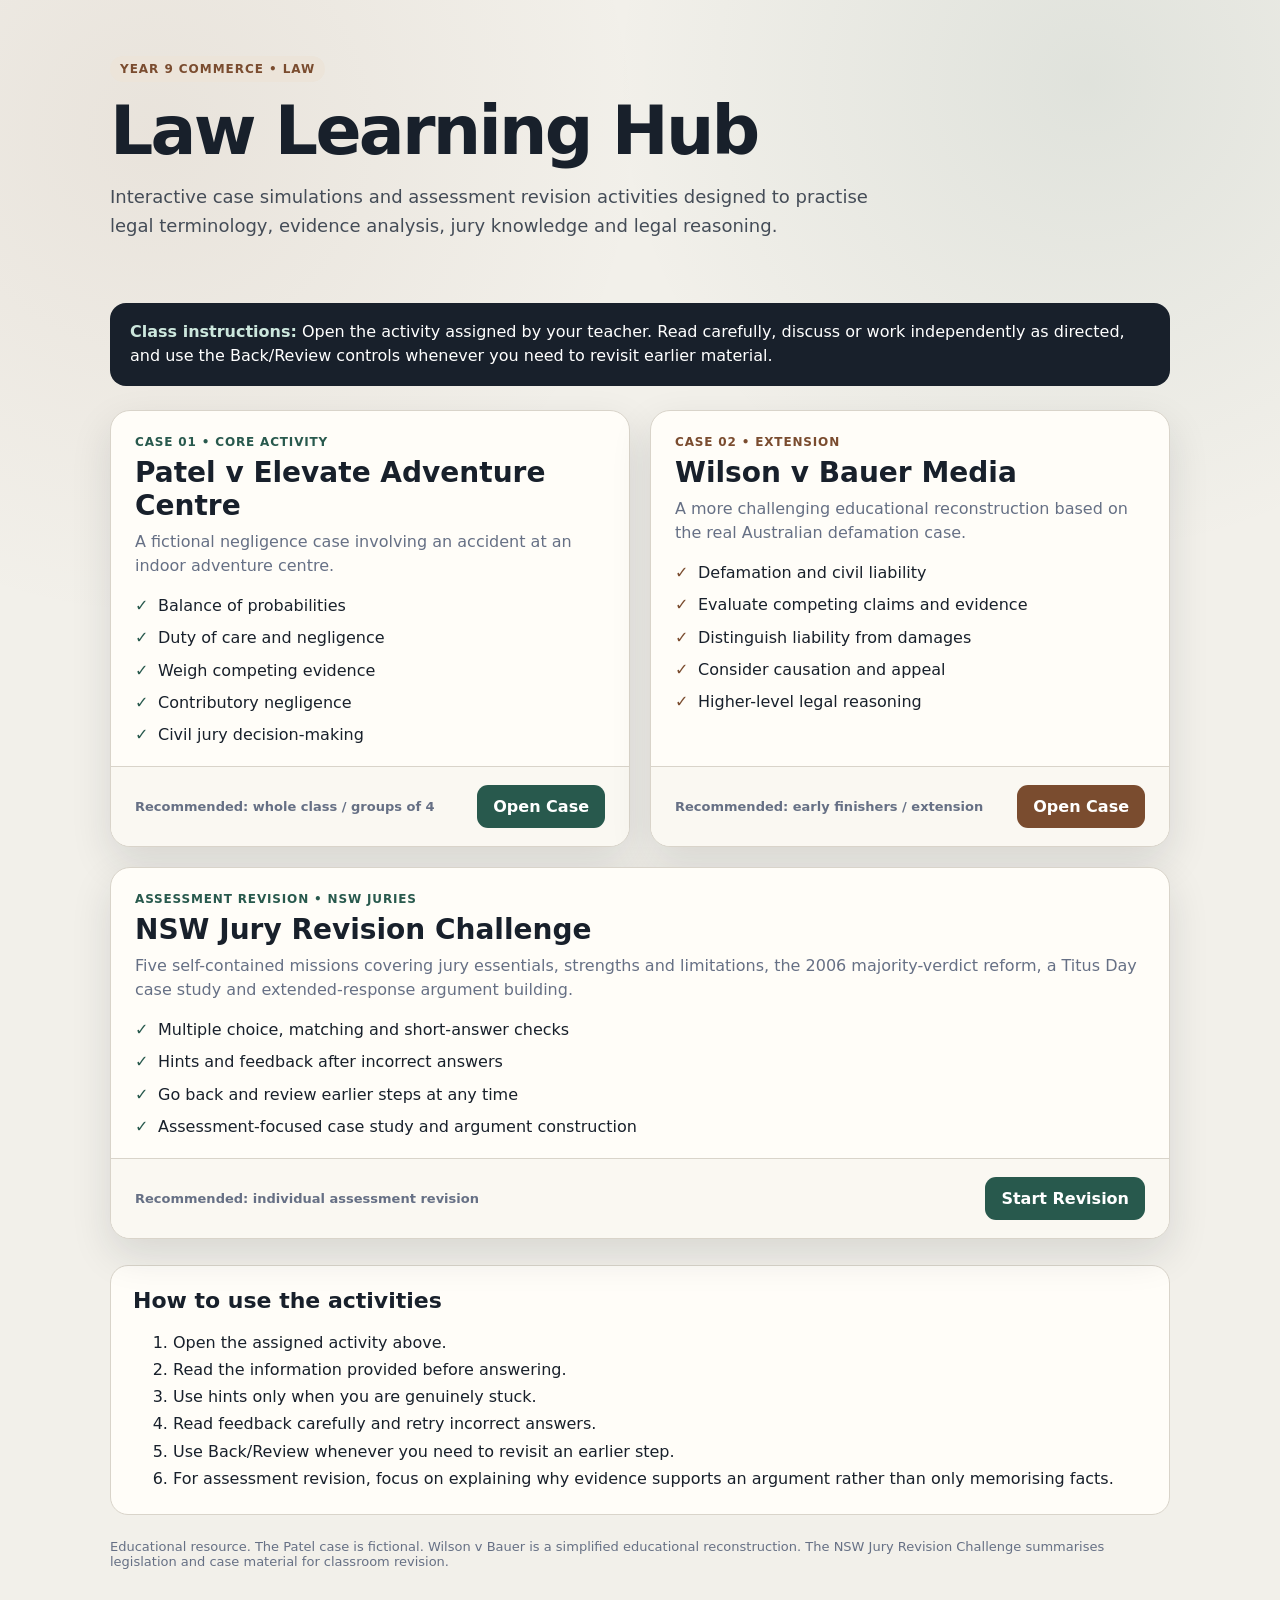
<file: index.html>
<!DOCTYPE html>
<html lang="en">
<head>
<meta charset="utf-8">
<meta name="viewport" content="width=device-width, initial-scale=1">
<title>Year 9 Commerce | Law Learning Hub</title>
<style>
:root{--bg:#f2f0ea;--paper:#fffdf8;--ink:#18202b;--muted:#667085;--line:#d9d4ca;--green:#28594d;--brown:#7a4c2f;--shadow:0 16px 40px rgba(24,32,43,.12)}
*{box-sizing:border-box}body{margin:0;font-family:Inter,system-ui,-apple-system,Segoe UI,Roboto,Arial,sans-serif;color:var(--ink);background:radial-gradient(circle at 12% 8%,rgba(122,76,47,.08),transparent 26%),radial-gradient(circle at 85% 5%,rgba(40,89,77,.09),transparent 25%),var(--bg)}
header{max-width:1100px;margin:auto;padding:56px 20px 24px}.eyebrow{display:inline-block;padding:6px 10px;border-radius:999px;background:#ece4d9;color:var(--brown);font-weight:800;font-size:12px;letter-spacing:.08em;text-transform:uppercase}h1{font-size:clamp(38px,6vw,68px);line-height:1;margin:15px 0 14px;letter-spacing:-.04em}header p{font-size:18px;line-height:1.6;max-width:760px;color:#444c57}
main{max-width:1100px;margin:auto;padding:10px 20px 64px}.notice{background:#18202b;color:white;border-radius:16px;padding:17px 20px;margin:10px 0 24px;line-height:1.55}.notice strong{color:#cce7dd}
.cards{display:grid;grid-template-columns:1fr 1fr;gap:20px}.card{background:var(--paper);border:1px solid var(--line);border-radius:20px;box-shadow:var(--shadow);overflow:hidden;display:flex;flex-direction:column}.top{padding:24px 24px 16px}.tag{font-size:12px;text-transform:uppercase;letter-spacing:.07em;font-weight:900;color:var(--green)}.extension .tag{color:var(--brown)}h2{font-size:28px;margin:7px 0 8px}.subtitle{color:var(--muted);line-height:1.5}.features{padding:0 24px 20px;margin:0;display:grid;gap:9px;list-style:none}.features li{padding-left:23px;position:relative;line-height:1.45}.features li:before{content:'✓';position:absolute;left:0;font-weight:900;color:var(--green)}.extension .features li:before{color:var(--brown)}.bottom{margin-top:auto;border-top:1px solid var(--line);padding:18px 24px;display:flex;justify-content:space-between;align-items:center;gap:12px;background:#faf8f2}.level{font-size:13px;color:var(--muted);font-weight:700}.btn{display:inline-block;text-decoration:none;color:white;background:var(--green);padding:12px 16px;border-radius:11px;font-weight:850}.extension .btn{background:var(--brown)}
.instructions{margin-top:26px;background:var(--paper);border:1px solid var(--line);border-radius:18px;padding:22px}.instructions h3{margin:0 0 8px;font-size:22px}.instructions ol{line-height:1.7;margin-bottom:0}.small{font-size:13px;color:var(--muted);margin-top:24px}
@media(max-width:760px){.cards{grid-template-columns:1fr}header{padding-top:34px}.bottom{align-items:flex-start;flex-direction:column}}
</style>
</head>
<body>
<header>
  <span class="eyebrow">Year 9 Commerce • Law</span>
  <h1>Law Learning Hub</h1>
  <p>Interactive case simulations and assessment revision activities designed to practise legal terminology, evidence analysis, jury knowledge and legal reasoning.</p>
</header>
<main>
  <div class="notice"><strong>Class instructions:</strong> Open the activity assigned by your teacher. Read carefully, discuss or work independently as directed, and use the Back/Review controls whenever you need to revisit earlier material.</div>
  <section class="cards">
    <article class="card">
      <div class="top">
        <div class="tag">Case 01 • Core Activity</div>
        <h2>Patel v Elevate Adventure Centre</h2>
        <div class="subtitle">A fictional negligence case involving an accident at an indoor adventure centre.</div>
      </div>
      <ul class="features">
        <li>Balance of probabilities</li>
        <li>Duty of care and negligence</li>
        <li>Weigh competing evidence</li>
        <li>Contributory negligence</li>
        <li>Civil jury decision-making</li>
      </ul>
      <div class="bottom"><div class="level">Recommended: whole class / groups of 4</div><a class="btn" href="patel-v-elevate.html">Open Case</a></div>
    </article>
    <article class="card extension">
      <div class="top">
        <div class="tag">Case 02 • Extension</div>
        <h2>Wilson v Bauer Media</h2>
        <div class="subtitle">A more challenging educational reconstruction based on the real Australian defamation case.</div>
      </div>
      <ul class="features">
        <li>Defamation and civil liability</li>
        <li>Evaluate competing claims and evidence</li>
        <li>Distinguish liability from damages</li>
        <li>Consider causation and appeal</li>
        <li>Higher-level legal reasoning</li>
      </ul>
      <div class="bottom"><div class="level">Recommended: early finishers / extension</div><a class="btn" href="wilson-v-bauer.html">Open Case</a></div>
    </article>
    <article class="card" style="grid-column:1/-1">
      <div class="top">
        <div class="tag">Assessment Revision • NSW Juries</div>
        <h2>NSW Jury Revision Challenge</h2>
        <div class="subtitle">Five self-contained missions covering jury essentials, strengths and limitations, the 2006 majority-verdict reform, a Titus Day case study and extended-response argument building.</div>
      </div>
      <ul class="features">
        <li>Multiple choice, matching and short-answer checks</li>
        <li>Hints and feedback after incorrect answers</li>
        <li>Go back and review earlier steps at any time</li>
        <li>Assessment-focused case study and argument construction</li>
      </ul>
      <div class="bottom"><div class="level">Recommended: individual assessment revision</div><a class="btn" href="jury-revision.html">Start Revision</a></div>
    </article>
  </section>
  <section class="instructions">
    <h3>How to use the activities</h3>
    <ol>
      <li>Open the assigned activity above.</li>
      <li>Read the information provided before answering.</li>
      <li>Use hints only when you are genuinely stuck.</li>
      <li>Read feedback carefully and retry incorrect answers.</li>
      <li>Use Back/Review whenever you need to revisit an earlier step.</li>
      <li>For assessment revision, focus on explaining why evidence supports an argument rather than only memorising facts.</li>
    </ol>
  </section>
  <p class="small">Educational resource. The Patel case is fictional. Wilson v Bauer is a simplified educational reconstruction. The NSW Jury Revision Challenge summarises legislation and case material for classroom revision.</p>
</main>
</body>
</html>
</file>
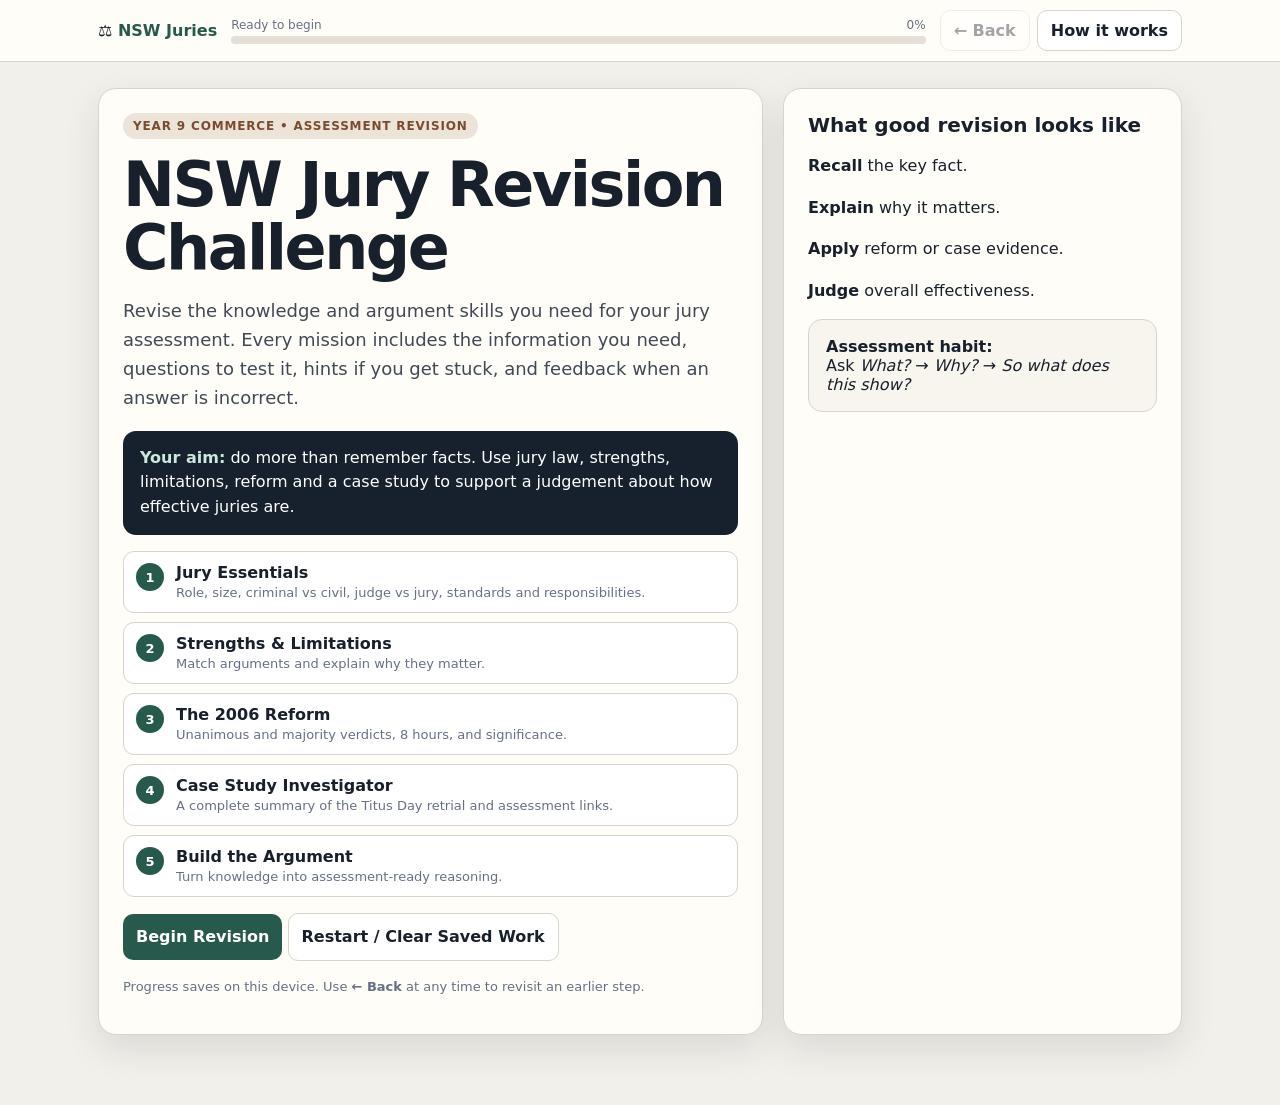
<file: jury-revision.html>
<!DOCTYPE html>
<html lang="en">
<head><meta charset="utf-8"><meta name="viewport" content="width=device-width,initial-scale=1"><title>NSW Jury Revision Challenge</title><style>body{margin:0;font-family:system-ui,-apple-system,Segoe UI,Roboto,Arial,sans-serif;background:#f2f0ea;color:#18202b;display:grid;min-height:100vh;place-items:center}.box{max-width:620px;margin:24px;padding:28px;background:#fffdf8;border:1px solid #d9d4ca;border-radius:18px;box-shadow:0 14px 36px rgba(24,32,43,.11)}h1{margin-top:0}.bar{height:8px;background:#e5e0d7;border-radius:99px;overflow:hidden}.bar div{height:100%;width:45%;background:#28594d;animation:pulse 1.2s ease-in-out infinite alternate}@keyframes pulse{to{width:85%}}.err{color:#9d2b2b}</style></head>
<body><div class="box"><h1>Loading NSW Jury Revision Challenge…</h1><p>The revision activity is being prepared in your browser.</p><div class="bar"><div></div></div><p id="status"></p></div>
<script>
(async()=>{const b64=`H4sIAJRDlmoC/9V92ZIbx5rePZ+iDjjnABgC1UAvbBJoNN2kKJEabRZ5zFBwGGYBlWgUu1AF1dJNCEKEbjxXczExnvCFww6HfeEH0xP4EfwvuVYV0CSlo4gJKUiillz+/JfvXzLr7E+fffvk5Q/fPfUWxTI+v3OGf3lxkFxOWiJp4QURhPDXUhSBN1sEWS6KSass5v0HrXO+mgRLMWldR+JmlWZFy5ulSSESeOomCovFJBTX0Uz06UcvSqIiCuJ+PgtiMRliB0VUxOL8mxevvC/LLBK597N3keciz5fQiPc9vJ1HaeI9WQRxLJJLcXbAb9w5y4s1/j3K0rTY9PvTy9Hd+eF8IIJxv78KViKD3/N5OH8Av6PkanR3+OBwcDiFX8uyEOHo7v37p4MHJ/A7jhIxuhs+DI9n+PJlJkQyunv44OThcQi/83RejO4KMb8/P4Sf0yy9gdunwfHscA6/M2zrYXg4pbbzRRCmN6OBNzxevfeO7sMf2eU06Bwe944Oe8dHPX847G7/fjNN3/fz6KcouRxN0ywUWR+ubKdpuN4sg+wySkaD8RxI2Z8Hyyhej54DVbNevs4LseyXUa8frFax6POF3gtxmQrvr89736fTtEh7FxmQuZcHSd7PRRbNx9NgdnWZpWUSjq6DrIPk6o5naZxm8jdQqLudlkWRJrBMq7LoFeJ9EWQi6OUiFrNig6MZRckC2iu2fpGuNqs0h/VMk1FeRLOr9Riuwah/grZC8X50OLB7ZSKcnPQOT456h8cPev7D+92xnjr0uxwNgVh5Gkehx2PCdelSV1ECVHnPXDQaDg8Hq/djSaagLNLxKghDJOUQbnjDB3A3jPJVHKxH81i8H18GqxGuxziIo8ukHwHJ8tFMIEm3/jQLkpBm178R0eWiGD0cDMY3C3iqn6+CmRgl6U0WrOSTHlxLNjbpiF9gnKssvcQHN9jnaMgX4mAq4o0zmncl0Gu+7ktJGVEn/akobqAdXnTgDDEaHsKI7Y6Ib7ty4opoMC3uabPg0ePsLcLfFSdiEJ4qUmdBGJX56OFDeCq9Ftk8Bm5dRGEoEm7mPIyuVVPDweDPYyb6oM5CPO9xAVSRfOAfnuRbP5jhj3xTW4JTHOq0SDY8FmzTGRSuXmUpj9zJGF6VhEERH9tr9+BkMJ6VWQ73VmkkV7hI/FwAucMgW29s2uDbVSmQg9rFjdgYzXyzgyD0yAgmH0xjEW5SWN2oWI/8YzWuJC36oM3SGxFul8GHsvbhfcna3ukA6ZjPaBCKyEmaCHWRVuBa6HvTOJ1dbf1ZkIX1QZOq3D/p6jIRh6H+Yl3HT/[base64]/D0cHgY2qJY4ZQjW6BPcJ1AB1Qmf3Ki2vbyIkuTS6lc785m4jQMt/4yyhEDxFFeVFgJ+OShnl4fzc/wPrKNfMPmHGMHDu0xIb/TlY/h/2GFr2DiMIVyuVnCKFiQD5GAcoqHD2q8eQJ61ZkK/AtsgG2YdurbHYoP+dRawCOiAxqMTYMJqT3IBFuC8WrS2mP80UfbNsI/KhYImQW0yyJabT6CinXxxBmphTlVMr1HMh/AjOtz45H4oGszoOMuJa0GU7fjFn1lUyGo1no7iApdCKXer1gfIGZaFh+iBIF9wBR0Br3hPOt6RwOcP7EsETiPQlHnf6IKwxqNJwC2Ffz876byjyuCDFghiuP9ehnl/cHtavkWcu5Xzai5gixxjfqD+YmYf/r0To3GZMUrO/HKWGHzB6SPB+qdfizARTg8bNRtV2KNq/VBVhBM4FAaQFLl+DJY2hpm+Zi5OaCqYYhb/8dS5AjZNrYitVaOfkNXYZAvhNuXIoB6BRoj/8y2QI0W1RnDUVWjoKHz05WLI22dr+5uJG5CoEoGmURhhOsx/i1EG1aIxki0BhXtaZ02IE8epH9DZs1ROXfDB8EwGFYHeTQ/0m/NUlBh4Hi57z0Us9PpQxfXzIHlj7f+XIgQrzug0LGOhzVxdGd6hDM9buIR1bafLyyrKpGlvjkNwiqvHoLTXKP8XXF/[base64]/X+akbUaoOjH72Y4aPGAi8q4+FAIkImVCIrOCQl8xcNhEgxUk5vf08DZ1lOtJXfjTSsc5TqXgATjoALATudHImhQr+E8HE5P9zqJ91WLHq6Ey7x5WmYzkdsw5dDiEO0AVnFLnRi3B9lqHrLs3AukP6Uiof9hKcIo6JgYzoMTGFN3Q6GPnkL/O1lR4vq9rOrw0C1PKrS5u8P6iO8f8oj3j8Qo9p4jcnteWECD/XxZCVJ9yGS22ztnBxzhPzugJMQZxsZlRkJk3iwO8nzSgiVunZ8Bq1gXosS9RGHb1vmv//2/eWcYvLWyDdAHXjg7gMedd1Qst1W7SjoWLuOLXhTyRZhS/hIEqHX+PQxv7RWpNxXAo6r92sPfzeDZwZ/39i/7tl97HGQt9bT9p/WmjL7CYxzNp/dROh8XSUuTpEg8HRFteWkyi6PZ1aR1mT6GJzvdlqfil+e//tO/eHjx7IDb0+02NeXJFbeaRIv1TMQraPT8WXrjRYV3k2ZXuWnPmQ4vL6acgijBLI+g+dAsIrRdeg4c6/Q41umuE4qeewUdYbVo8pKMLbbOfwDnznvoPUmXSwEi7v36y/9pykGptVoMFQOtG/NTcP9spTrBuBoyBTwmvGIhvKskvYGLl8LDXAIospI6ya/Anc490BVeApDYA/HCH5n3DrsJ9Gh87ynAkbUnAzZeBGQuQ1BL2HaUYCQyIHqplnqe8u5y5MoC/g1L0PMQvuZeNKcHLwWMoChnVz0alQLl3s0CCYz/5zcgc1GO/bFX4p8drBwKcwgPaUxBvPMfcPRBtByhHNMVL0y9JagNGCu0mYmlWE6h1TmsYO57fwUC0WTj4KaHkUCgZrHIe14cLaOCJgU/[base64]/vXJEiiZVryOJfBuxSM/NoDoQsj4NOe9wDYCbx8lpQc4FI0B+cgmYnfNvjjpsE/QQZ/QQz+PLlGMb4MijS7dRIX3iwFmyoKEI9yuUTFnM5JRbyMCpjaZ8EaOKbAJDGLktF2gHuufiP3nDRN5XEZxSEN4UJywq2zeFlmiaUvQWGl1kj7GVla+DNPE0B/jWPmP1dNNovCi7adwqipVuNorR6jBbfUv7RX3j4DaDUIIllr8nu+5h14TzCk6L0IrkHZvwJ7aJnDlWU/JCm+k/[base64]/Ir70wsiU6Pzg7gX96v//Sv8tK6cuVFCrMEeoYp2W5YS8RJ/FADBx9IGFQBRD+W0U8VPGSBRimlXwOKrQjukoBtba3ZV2kETqpNGSGogNAAPQc9jiiswDGViahYVGbtJ5yoUYhGtrg4ou7wza/5BnaJPGYrCsxB2FA8B3AivkGtNJDawJtHWY5p2rVHYRKwpoxfdiJva7DQ3TcIxiSyeCSZvGoxgOsYTQFuWDNmQlAFAAOAVVKCIwmXCV4xg32Y+ijSy8tYPIOGUXH8v//1r//be4FABrsyykKty2WcToMYn9ZrjQ+2dqpwd5oax2ZlLBqnSb3gXXZzLGVxQKt/C6eyz5c3M+sHYHQ9QGXYNBo/[base64]/7agctzJWKEXMhBV5tJPzIxscPjWWrPAWwBhQRkUxSofHRzEgGnymNbNB6fOv0yv/aA8wHke3CzAATnAEtAD8iRn4kBm0Q/AaveHD09P+4Phg5YHI7/EOtD/PAVGuGqxo3MBa4iPeB3wjoH6wTlBy9oIbm5u/GA68xNRYM+JuMkPcMH6g9P+8D5Wd5Z5PwzWfWQHkfWXQRJcwt+X5bqfi2kAIDjAXHeZFX20+H3JQAfDwcnJ0fGD+/frA7x4/ASohDocgCKjJ/QKDk/q3IMDByc7LGdEJGAnjaBBu/u7rPKBCleA47Yqzu/AUhiOySev72woLTpqVZzCVg916qj1D0KsaFQZrAGAAbEKsqAQI7rGnl8Yod0i8Acu8ljegdZYjeXsSEtvsADszEEBSR6/1UOUl49wKOsVdIlr3OrZwxJ6WCNWijocAdoRgXirh9wxetuEkcr4/[base64]/8DR1xG6DeA9MOKMCNhV2ZYT9Ry4ZhGuulL8NpARx8AJQD70w/d7thbZUDEWUlGflkCv8OFa8HP6SamYp0SS6KfhiFFwLzltGhYK6YitDEDlgNBzc04ANugi42kgfvTQIU5rMGoNSaiLgNFWCJlCRMz9EV6xBG3QXiNOITei1itmjFdGEbm1UK8rkaFRNEsgqKDa2PTHcY7F0koMt97wbdR/0S5kep2ThJvOvySeIvJqWaAy6+WHuYvqKsQ2ZgYmCMV+AIOCO1PCbIEXUSZl97AIMqC8Dm+GGQYi6GoGI4hmM3IjIAQkvaT4zhAYa6hGplaaFUvTtP3xjopRnJco28UkYyowtUvGpgLLj/exTAN43G7pvXvEACnxcKpdZsHcmyN4yvNCweaW0BxA7/QcHaynrEEb7c9pVWXsx+1UiWPWa422gdaamxIcVtiK0pagEetnix7Gb1+3fqMGQDfV+zV6s1BP4tey2UozYY1zmq96emGgDRwP6OHbOFF9UayG/I6wAyyEvp4ImO9pG5oyGjXoKUsd/TRbqODnb8CnCeQxQIAr6FnQRA9me8wEBEQOl4i2MLoZgF+h7J0Uc6TLLQpcKYnIwhK9VGg23C37uWltqU71KGZp9LK2Iyxq2Zab3roXo2gySi5kgJFJhMsG2lhBGbabFGizDLlSG+pr0WoRu23LC7CmCksrWWf8b2U/RxgElit5Qr65+CqCOAPJwS8VjSQ7i5NCLFIH+mbARrgtP1rTTxtOPbYi1aPB2LxVC4lF8dm5LjC2kQE4m9qAdAxNqCFMQR/LoMnJb0Vq0uyActdRzNmF6v7Jw4nmjXSPEkeHRImUOumO3/Tmy3SCED06LVsUQ+Ll/UrSQY9lAmvnO99XmUGupWt966etq5AJNJSzSs4F8D0maguHTYq1Y+0jPby7VCXMCPVK5FrlxrD53BE7opoPV1tpqZAZY7IMZ9Omw1avtpokwLW5to0Zq+aft90xSunSY2cDINh9lhElwuKc3LORFIhnTurZmnuC56dxwZTNiLVCWge3POG/gCwrBcC6gMdHEgD6tlKHykdi6Wr1L9JC2SOsSJgvkjLGCQuINUc5Awe7VweaucUPAloS+uyXTiBEAFMzSCGntKbEg4oGMCqU2o8mCtipimihHgtvSQFHOyxUFuwNBb+qFmLbxvemwEaKhEKoZzDKkcZRlyhw1kAREWwjUoRW59iVld2USyytLxcEDHZuSchyHMe/[base64]/Km6MM3eJ4fhEe/k4JjMsoOIMRcv8aP4KqVCaohcL6LaBatiBwG0P/6y7/[base64]/[base64]/OAUwxWixhuSzdPekjTsjCQSbgYRJUNfAC/72bzHnrAChMaWxZIEeFIDrLZKi04Zh7blg3fNJZR4TAqs8dtrnRog1/[base64]/bWXKyPi9mEemcaNYjnQyL17OMCfpAYrZI8Lo1buCQqSBbF81wfwD6WujZkXeNzX6mbq2tG46HwnOXoAFX68eSMANFCcEDy8hfmFcVMLIR5U2B7OD8id3UQk6uUVzqH9+HQTJTYDXAq2cXL6ku59WzH+jvF9/Stf0q1tSYokSwvBJMkKmKR7s0oSpgiNckHbZSRNEkWE7FSRJdWhKaplo0x6gMossE1HiuqkxsYOzoA2wU7usKWNWl5WfAgk4BMpNtvK27PJiLy1KXnmrHyukTMx8Z4kGQlCApbB2K4cUm8wqDgEFGWGQ5LVXEwvEY1VBBVMoZJwg5UA/gDAN9OU2ip1Ze9WabW78hti0VHzPhPMKiafJ/2N3QK13XsVOAGB6fgoPwBvtKwI7QL4uQ0B/PCCh6HVzCL4wOB0ohWdWXdl9Kcb3Y/RQvbZmXpHT18L0skGF+S5lXff9KYaxORCek34UMRPSkAQT5ZSA7p0hRrSpWmSgGZFTJoe3wXi//lnrbJr/f2nzSqhSZSiCpppZVan5XVLlvh6Vdf2MRhHbYWDVb6jHKYekWe2S7KCoSx9q1Rl4LwZzPLUjKGo/jW9wBsllh8irSGKArQT5a2IRicTsSN8CYt1K0aSoVdcJhBx1eqli/jJepF2sLYDw0DPeB6UB75lDRStj63ivMoOvocc9K3ci4sU7aD3/95b8Orfwt5d6HQ/[base64]/T4lh8ndWqflspUfZ2EL2DX8UGhOQR21E5IFxuWmlZ1AQEC0LcTtvQ7oW+KUL5cBQaNC9dFF5cVf7myUMjqpO0gxr2jUqnKpvNVfoyCXETqH1lBWkYhbPrrIy1DQLUBOrancZhpzv1CoCD6kuCB7OxpnhU96dQ2m/IE67JFNlRgJ1UiaRFnj1urbNUNg0FCXg+kQl8TqPIAITlbOnIswSoI/Ku5CKrKGskaHsaux89DtfSroQUozU904jsc8RWI0f/[base64]//[base64]/[base64]/G6m0MOHNHWxfHabdazk+bCpDrVKuzY6ljxHl9ROAPjiKiwZTTDch+fM1iEGZRsKqyIgYnEmeeVH2JHo6gFho8SMVBx8q5UreoTEIa93131qiJxus9RpcaIaYxrZ1fnKQQJLiUaXyenhq5fTCWresjoPnGRVrxmR0eGM/zbi2GVAbIqOFVyxDYYjVWwrHNvqYOlzf8Rp0I/tPpVKmgZ9EKa317/[base64]/id6j+5xirfWZOxl0p2ca0JJKcz2hoWcjNW+Tb4b9KNSqHjXHKnm2Uk4FgpfGc+srenGUb6PJ2VtO+Jul4goyHJgw+z87v9zr/KqBCREFHTzgTeQgbF62hdZrJQIatYjnUWScVr6Dm8YEUA6pk95fFrda20NO9X2VH4oDCno5ZbkuxUfIUzkUahYI1BFFBroStkpXhEWbWuXPppMcVTPld1nDKWRYthkj7yoJeAyysxwRIhY3NNt0giZhhEuI4zehFL37cSHtdQqSpiPbOMFL9ppn5D/u9C1y1TbhvfkytYo/s7js+yDVdTkSekUbJRzWi3GltzXbCCFLYnKiuI1HpYUXtXjz2X/kRDdE+l9VHHEy+YwERlB0S2C3kFtVarlNYVr5z1bA5qBmHIh1VI90bzJ3sHsoIHU4jAJELYBfo7c3NJiVnVkKp6ZTGVrIvdPx5yPFQAi0tiEWk4FEGHW8adyB+qPD24X+lFRhtpuz9tjwzAaabaHNW/E2m1tkJWR2ey8/NopgSanUCV0ZSwnMVeZ1ak4dm3E8WKphU0Xh2YVOk69ECJD7RKjRLDn9UIS/0EFxVcsTa56xgU0iV3zmKSUskhUH0cUE+GtE21unXEk0LeQlaGVcIqdZBAB++aXRt4rAYhYSzmaMjHE/lvz9+mqYosUx7cFB6BxuLKRLsm2s4SS+SGboJWilQqLFkY2cOtCnKLpFDW6WgNJ3s+S+NYpvIrKXRYWaU7rWIAEkoZrmzIqjcWIvEGoICBVc/KLVuHa2H5E2+ad6vLasUHVsFRQ72DU0jUWJBUJoZ53OKkWlfToFJnZoL5ShNVu1BlDboYXiWzjV1FPsctW3gEa0NJkWQ7RuvysDSuauFNLFwnoUCE3k+luMDQbV/[base64]/WSpgqT69YO/FohYusrNB4HRrjdxBGvbdPquKRpnktT60qC8iu2Q+/SaYVto1yxKhV+WZIBiCvSYqGHtAI81lyNx4Wt0hsmFP/s+6dP4QUxo0IlZ58ShcTsem9bt/[base64]/vdG36HAs544qVAyxVZTm0UZPcdRu99QE8d9mbvBrux3fmZcJmzg8sK7T3YCfG8QvYIwBsHQuiucwuE4bLCUGZtSxTf9p2O59+eLbb3zMfSWX0XzdoQl3u1vdXpwGIbRXZOsNn7GST+iVFX6bsON0c7m7m253HM07+V/+gqsPLJurL+BMJpN2UuK5pO0uEzvfztCodkR3szXDQGPeicLuJkxnbLuBp7L1C7JuaXYRx522/BpXu+uDenkKyq3zfnL+3qdo81eIJAAdAvN02nyELQ5KtwZjf8pBwMfr5yH2ZL0H/pV5aXwTJWF6g50BLHyZdjb0Gb7eVIAkRWk2aufLNC0W7a1FxeqBRBsm65im1cZj5aDhjI6u6Fiv1U8y2gAZ/0QmLwNC86GGOR1qqI4sVseT0nFHZPTlgW7e8BFMmf3ssbNwTJedazf+9yIFzdQ0slGkBU4afBogpAw4qCODfMbrnU7SW3Yn58m9pU/ej8+7gnoDa1nKVQgEUWdE4moK9FISYF6kFL04Bh7s4PVoMhhHZ3xDdjaO7t3r4vP3Jqr719Ebp78xC9tqVkwAYy580k0dfOfAnsXfDweD7tg6rdonpOrzt0Dh7XvtP7fH1iHYPh47/0R+MrR6H4+acx54q1jn7zbOBO4NtyO4pgfv3Hzjk1bfvrUoz4vxdbACYpljEv0oAS/v2cuvv5q022O9Ekp6O8teBEsh9c50ooWVEzhSXjttPsgLlnzKMovbzyZt/JRUGy458/[base64]/9SXZnXlPXsBXzQh2SZStGvrDXZ0x0Sic1uavfTwuEl+dLD9B/GitF5672FGj+TROcUhy9mGD75o37t0bC8CaZNN2ipTL3t3qczRg95lxleh6ZGYQFX12z2HyLY1KGghAqhF00d1ud7P+lVgbi+K23O6371k0068sg+yqk151rckr2/mamnujxli5PBm6rMw2tEJzmBC0i83LvtE861m6hrn26pbm7zX2jm0wGdTZr46CtXqraf9ORapr/EmOx9gyFeOqoR1b59P+jobq1rmM1UGszgO7WsWHx+aAWNsooU/Vtu/Z7YENVBB7ryi9Nvz0ZizPoLRM6dvmE113U4g+wICAQt8j4YQbgNR3E88W6611POxt5KZjYsns5j66A+gCYESg3eWlfw7/7uRd94Hl7Ed1/+sn/7F+W0bv9DPyd+1BSkiqp2hbYb0tjHfohvBH7RHyXtUjn+MPeKTG8HIim9oS3Zs4JYUqaukerMHf9WsBOXNNOCz3wN9YlrhtODtcfmxKHuqrz4m9/ShWtgWtc2TFKCkF7surfDCkAc7RQvwNpocBpEdvz1b6xxYLiN4iyNdnBKcr63RjGfFxjgbGh+ZT/Yj6xsbuE5or1KucOv1cfYhD7WE1e+PoLEu/Qmx1eDdSs/olmB3UN9+A2bcM41x9qNEA5fS3AGVurQqVX1BIwEcHEtzP7Ekais79k3tR917b99r30teDNxVEu9c1l53c6prTlxvbvbYktgwcpK+HbxqAtX5oPHdmpL+nQrvg0ei08QlH1/76P/4LTeOQVahcpqox+vgpOWiLvh1/1aF/MqiozYEnvHMGmF7ZMYH/+c9yAvfa3ks89A5Lzv02d0nDB8wyRjmpuxR1z0zry99ZnqUUcxhv6xzzTUrbHJWvPuP4u0nxh50WTcfU6/mjDsQLSsprX2H6W8o15Yc0O0WFFulsp0jDq+gg2byjvhrWhssAn4IcD36m2UyiAgQJLttggZUu3Bm8UUvGOaPzM+ZwOvNATFpIGYzB/vrL/z074Fu0tDJt4S8BsoEIvD3T995v9YNvu/67NEo67XYXsQJ38HZMY3XYM3PZs7I6ih7pTT557fv+PvnUdOi+wa+9Y0E6CeUY39ZUzjSR06tJ5rbTafNAQcaZBpNJlaSK9CTQ/AmBThvVTrsH6LvxLoh0u/cnvIvQH/[base64]/snZ9Fyark0y9l03QcmMdyzM84Ylz9MMfLSC4cOGkBf1tNevGh7/0Av+RRI1TCE9HpO5h6u6Gk9eXejcafptWZC7RKX641Rf44tV7VZXJMUueAl6lYhlWMD7Br2SE9UEjf6uzwpPvxgsaHAOP5JkURy0JBPsnIu4iW7v5bzJbJY4uEdQYrZfl0ck+dNsCHJKnDBhy4oeJQmsMqWIdG+ilgDVxzygJrzpY1H7SHXX/qiE/vwVrpGFz5vVrPgmU1KCQ9vr+N6tDezB/jyHwMBKJ5a2GRVv0PxT9VvybVtjneCYBILwFTxU0uTewgnUb95qE970v7g5oafY1ty6M8CqJS+vRtRt+lfbBifYjOz/ZtHVrHTrTepqp2zW4BLXexTY8GirBFA5Opjzs/19JrwoaBlSeTznsNR9QMJpM28rVynK4+FUq4G/BVEZGuAGhO/lvnwFTrALhIY79UTve5Ur8BcHwDRufHEnSS731AOYM+YMGaUd9sPFG1YxJ+AIVrKkRFhP4YV6qym0oac3W4ZLVYwhxKwotKAv2u9SFgXwH7Z1wDY843khUZtQe/0McD6GdNRb5zqmjlRUSIVKZkvUe63tqmvr8B8xz0Tk/iRpHqOJUjouDNx36DwaU1HxxEpUzVjWE2seHSR5F75zG5VWo3H3RbecocVFvc+ux3jRV2prruIwm5n2YNW/hsqsHtj6IaHkirKmZpi5poImzlrNnKA5WTYyt3a1ucak98TcduUj1S/YzXyrMNh7USSDO7Qm+htVQRVUxOVb+034I2mses0so4x+NUzPFXfIy6RHX4vNrFprbsq+o8/Jw0fbWHTo0rKlvyrDJE95NuvyUS+xFxbMxNfQcjQBzzOSXuzDfqmsC5UzbFL1JC7h2j8Z9//hOwov438CD/+xPwuKpfo4MLcEsNCrPe18dJRvSC2jqZS7kTJOfEqoCRAzNlMHp8djWMHui2MVd4/GZXKtC6o1OGnO7TaVC7nMZ8MXHz8ZmrHVmw3Mck2c8/t78X+MVZua1CrqFzSj9vueBCJ6rsxhphmeUiRYXH5qgjoNBDQE8zV/tfle3127VcnROuYafFrUTj76tvgliAL9d+9u0r7/lL79W33//Di39M/jHBdBp9NZy+OyDPwEWZkhukb8Q0RzDCT5rEAiWeQCP1GXvLA9oKuZlLZh2E9ekVG2NhhAtlFdMRa9m0fWwmf/AUNxiooIHcz0efzuQkLx/Fwu/iXj31aVv7tCR5u/KBXPc00srncts20yg+2p/0P96R6D/u6vQzpZJ1OcmubPKu0qj2cDDYUxlVuV1L/bZr38dEuVVfrfyouqbZpElEozc//zzorSazR1b5V6dRZunR7sGMasFGA+k0hLeEjENbf/HQ2+PQ8ZemADdX2z+D0pR62FRNSY381p607QmF4AmNnW9oNqTW8b6vVRtIPOJ05Wq0x/bHM3e9rdRg48vmCwu7Xjcqs9qAXYPpfKWSav1uJljvmReT4WD4h68vCM7qDHvvbmgMq/HNJNrquq3fo+brZn/NlyxevQNcwJ9fBBZJwzV+MLhYxud3/j8OseGm55wAAA==`;if(!('DecompressionStream'in window))throw new Error('This activity needs a current version of Chrome, Edge, Firefox or Safari.');const bytes=Uint8Array.from(atob(b64),c=>c.charCodeAt(0));const stream=new Blob([bytes]).stream().pipeThrough(new DecompressionStream('gzip'));const html=await new Response(stream).text();document.open();document.write(html);document.close()})().catch(e=>{document.getElementById('status').className='err';document.getElementById('status').textContent='Could not load the activity: '+e.message})
</script></body></html>
</file>
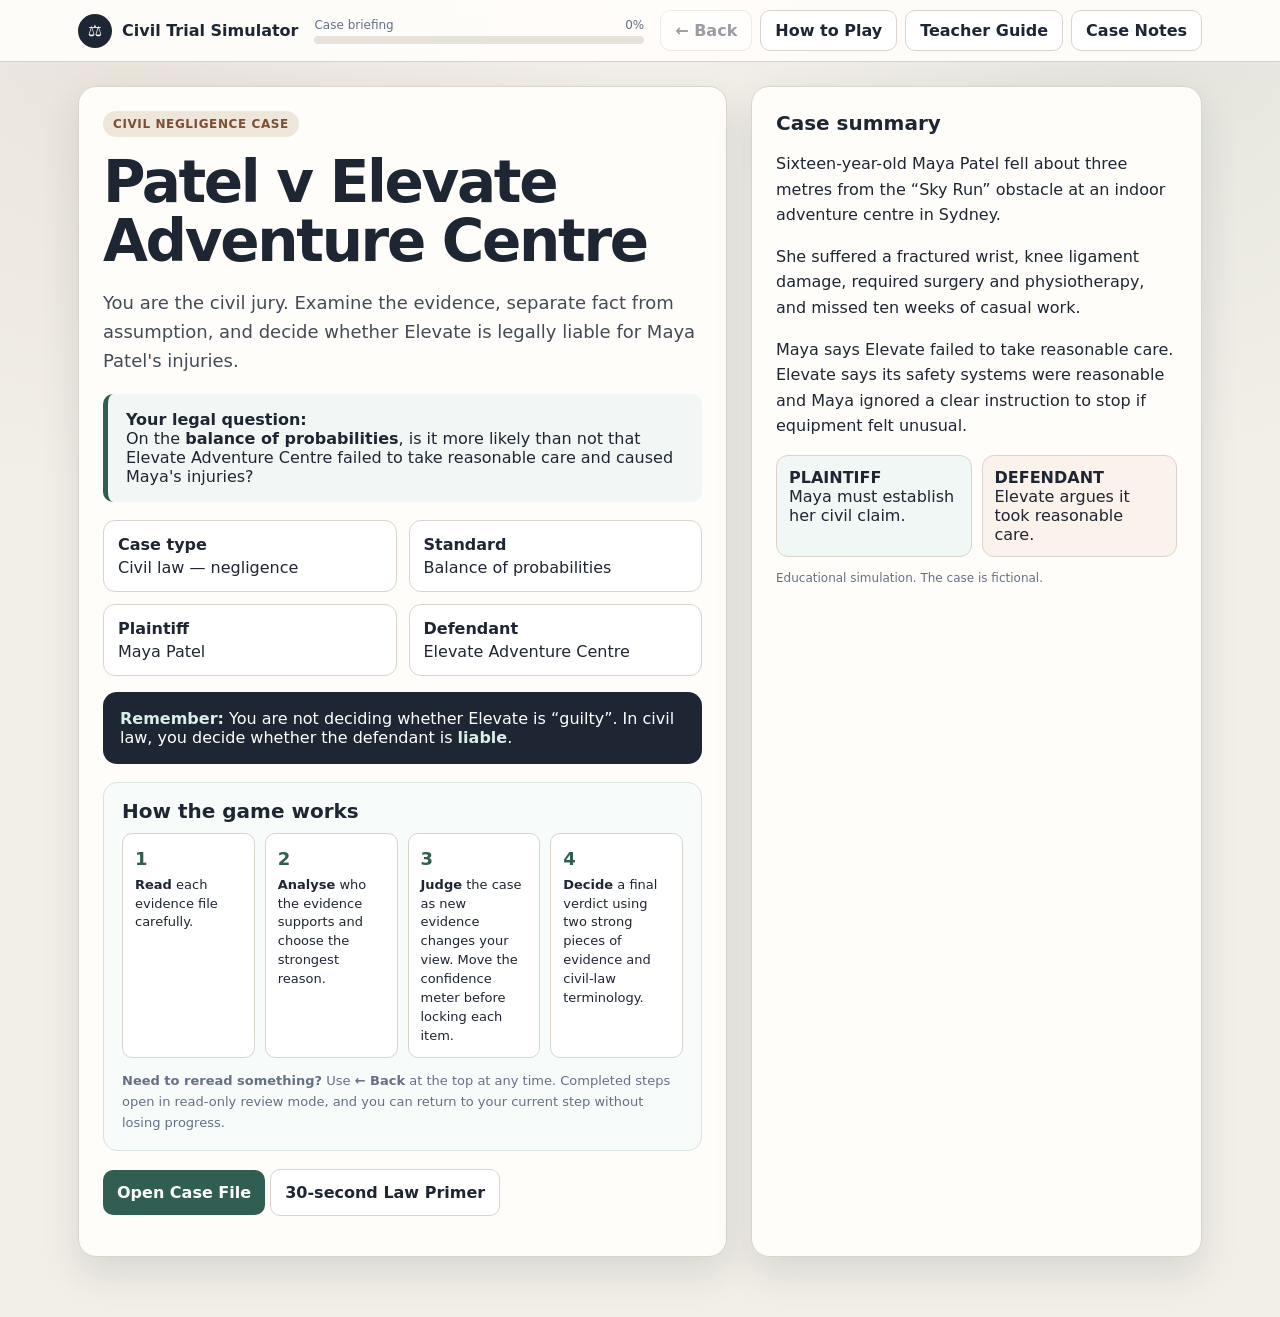
<file: patel-v-elevate.html>
<!DOCTYPE html>
<html lang="en">
<head>
<meta charset="utf-8" />
<meta name="viewport" content="width=device-width, initial-scale=1" />
<title>Civil Trial Simulator — Patel v Elevate Adventure Centre</title>
<style>
:root{--bg:#f2efe8;--paper:#fffdfa;--ink:#1e2633;--muted:#667085;--line:#d9d4cb;--green:#315e52;--brown:#7a4f34;--soft:#eef5f2;--shadow:0 16px 38px rgba(31,38,48,.12)}
*{box-sizing:border-box} body{margin:0;font-family:Inter,system-ui,-apple-system,Segoe UI,Roboto,Arial,sans-serif;background:radial-gradient(circle at 10% 0,rgba(122,79,52,.08),transparent 28%),radial-gradient(circle at 90% 0,rgba(49,94,82,.08),transparent 26%),var(--bg);color:var(--ink)}
button,textarea,input{font:inherit}.top{position:sticky;top:0;z-index:20;background:rgba(255,253,250,.94);backdrop-filter:blur(9px);border-bottom:1px solid var(--line)}
.topin{max-width:1160px;margin:auto;padding:10px 18px;display:flex;gap:16px;align-items:center}.brand{display:flex;align-items:center;gap:10px;font-weight:850;white-space:nowrap}.seal{width:34px;height:34px;border-radius:50%;display:grid;place-items:center;background:var(--ink);color:#fff}.progwrap{flex:1}.proglabel{display:flex;justify-content:space-between;font-size:12px;color:var(--muted);margin-bottom:4px}.prog{height:8px;background:#e6e2db;border-radius:999px;overflow:hidden}.prog>div{height:100%;width:0;background:linear-gradient(90deg,var(--green),#6f9a8e);transition:.3s}.util{display:flex;gap:8px}
.btn{border:0;border-radius:10px;padding:10px 14px;background:var(--ink);color:#fff;font-weight:800;cursor:pointer}.btn.secondary{background:#fff;color:var(--ink);border:1px solid var(--line)}.btn.green{background:var(--green)}.btn:disabled{opacity:.45;cursor:not-allowed}.howbox{margin:18px 0;padding:16px 18px;border:1px solid #d7e4df;border-radius:14px;background:#f7fbf9}.howbox h3{margin-bottom:10px}.steps{display:grid;grid-template-columns:repeat(4,1fr);gap:10px}.step{background:#fff;border:1px solid var(--line);border-radius:10px;padding:12px;font-size:13px;line-height:1.45}.step b{display:block;color:var(--green);font-size:18px;margin-bottom:4px}.reviewbar{display:none;align-items:center;justify-content:space-between;gap:12px;background:#fff4d9;border:1px solid #ead39b;border-radius:12px;padding:11px 14px;margin-bottom:16px;box-shadow:0 6px 16px rgba(31,38,48,.08)}.reviewbar.show{display:flex}.reviewbar strong{color:#6d4a05}.reviewactions{display:flex;gap:8px;flex-wrap:wrap}.reviewactions .btn{padding:8px 11px}.readonly-note{font-size:12px;color:#7a5d18}
main{max-width:1160px;margin:auto;padding:24px 18px 60px}.screen{display:none}.screen.active{display:block}.card{background:var(--paper);border:1px solid var(--line);border-radius:18px;box-shadow:var(--shadow);padding:24px}.hero{display:grid;grid-template-columns:1.18fr .82fr;gap:24px}.tag{display:inline-block;padding:6px 10px;border-radius:999px;background:#efe6db;color:var(--brown);font-size:12px;font-weight:900;letter-spacing:.05em;text-transform:uppercase}h1{font-size:clamp(34px,5vw,58px);line-height:1.02;letter-spacing:-.04em;margin:16px 0 12px}h2{font-size:30px;margin:0 0 10px}h3{font-size:20px;margin:0 0 8px}p{line-height:1.6}.lede{font-size:18px;color:#434b57}.brief{border-left:5px solid var(--green);background:#f2f7f5;padding:16px 18px;border-radius:10px;margin:18px 0}.grid2{display:grid;grid-template-columns:1fr 1fr;gap:12px}.mini{background:#fff;border:1px solid var(--line);border-radius:12px;padding:14px}.mini strong{display:block;margin-bottom:4px}.dark{background:var(--ink);color:#fff;border-radius:14px;padding:17px;margin-top:16px}.dark strong{color:#d7efe7}.rolegrid{display:grid;grid-template-columns:1fr 1fr;gap:10px}.role{padding:12px;border-radius:12px;border:1px solid var(--line)}.role.a{background:#f0f7f4}.role.b{background:#fbf3eb}.foot{font-size:12px;color:var(--muted)}
.layout{display:grid;grid-template-columns:minmax(0,1fr) 300px;gap:18px}.evidence{background:var(--paper);border:1px solid var(--line);border-radius:18px;box-shadow:var(--shadow);overflow:hidden}.ehead{padding:16px 20px;background:#f0ece5;border-bottom:1px solid var(--line);display:flex;justify-content:space-between;gap:12px}.caps{font-size:12px;color:var(--muted);font-weight:900;text-transform:uppercase;letter-spacing:.07em}.ebody{padding:22px}.doc{background:#fff;border:1px solid #ddd7cd;border-radius:10px;padding:18px;margin:14px 0;box-shadow:inset 0 0 0 4px #faf7f2}.quote{font-family:Georgia,serif;font-size:18px;line-height:1.6}.side{display:grid;gap:14px;align-content:start}.sidecard{background:var(--paper);border:1px solid var(--line);border-radius:14px;padding:15px}.pill{display:inline-flex;padding:6px 9px;border-radius:999px;background:var(--soft);color:var(--green);font-size:12px;font-weight:900}.meterlabels{display:flex;justify-content:space-between;font-size:11px;color:var(--muted)}input[type=range]{width:100%}.notes{display:grid;gap:8px}.note{padding:9px;border-radius:8px;background:#f6f2eb;font-size:13px}.muted{color:var(--muted);font-size:13px}.qblock{margin-top:18px;padding-top:18px;border-top:1px dashed var(--line)}.choices{display:grid;grid-template-columns:repeat(4,1fr);gap:8px;margin:10px 0 14px}.choice{border:1px solid var(--line);background:#fff;border-radius:10px;padding:11px;font-weight:800;cursor:pointer;text-align:center}.choice.sel{border-color:var(--green);background:#f1f7f4;outline:3px solid rgba(49,94,82,.16)}.reasons{display:grid;gap:8px}.reason{border:1px solid var(--line);background:#fff;border-radius:10px;padding:11px;display:flex;gap:9px;align-items:flex-start;cursor:pointer}.reason.sel{border-color:var(--green);background:#f1f7f4}.feedback{display:none;margin-top:12px;padding:13px;border-radius:10px;background:#f1f7f4;border:1px solid #cadfd8}.feedback.show{display:block}.checkpoint{max-width:850px;margin:auto}.bigq{font-size:24px;font-weight:900;line-height:1.25;margin:16px 0}.binary{display:grid;grid-template-columns:1fr 1fr;gap:12px}.binary button{border:2px solid var(--line);border-radius:14px;background:#fff;padding:18px;font-weight:900;cursor:pointer}.binary button.sel{border-color:var(--green);background:#f1f7f4}.twist{background:linear-gradient(135deg,#2c3331,#111827);color:#fff;border-radius:18px;padding:26px}.stamp{display:inline-block;border:3px solid #f2d39d;color:#f2d39d;padding:4px 10px;transform:rotate(-3deg);font-weight:950;letter-spacing:.1em}.verdictgrid{display:grid;grid-template-columns:1fr 1fr;gap:14px}.verdict{border:2px solid var(--line);background:#fff;border-radius:16px;padding:22px;text-align:center;cursor:pointer}.verdict.sel{border-color:var(--green);background:#f1f7f4}.pickgrid{display:grid;grid-template-columns:1fr 1fr;gap:10px}.pickgrid label{background:#fff;border:1px solid var(--line);border-radius:10px;padding:10px;display:flex;gap:8px;align-items:flex-start}textarea{width:100%;min-height:95px;border:1px solid var(--line);border-radius:10px;padding:12px;resize:vertical}.scorebig{font-size:64px;font-weight:950;letter-spacing:-.05em}.resulttiles{display:grid;grid-template-columns:repeat(3,1fr);gap:12px}.tile{background:#fff;border:1px solid var(--line);border-radius:12px;padding:15px;text-align:center}.tile b{font-size:24px;display:block}.code{font-family:ui-monospace,monospace;background:#111827;color:#fff;padding:9px 12px;border-radius:9px;font-size:20px;letter-spacing:.08em}.history{height:110px;display:flex;align-items:flex-end;gap:5px}.bar{flex:1;background:#9bb9af;border-radius:4px 4px 0 0;min-height:6px;position:relative}.bar span{position:absolute;bottom:-18px;left:50%;transform:translateX(-50%);font-size:9px;color:var(--muted)}
.modal{position:fixed;inset:0;background:rgba(16,24,40,.58);z-index:50;display:none;place-items:center;padding:18px}.modal.show{display:grid}.modalcard{max-width:760px;width:100%;max-height:85vh;overflow:auto;background:var(--paper);border-radius:18px;padding:24px;box-shadow:var(--shadow)}.teach{display:grid;gap:10px}.teach div{background:#f6f2eb;border-radius:10px;padding:12px}
@media(max-width:900px){.hero,.layout{grid-template-columns:1fr}.side{grid-template-columns:1fr 1fr}.choices{grid-template-columns:1fr 1fr}.steps{grid-template-columns:1fr 1fr}}@media(max-width:620px){.grid2,.rolegrid,.side,.binary,.verdictgrid,.pickgrid,.resulttiles,.steps{grid-template-columns:1fr}.util .secondary{display:none}main{padding:16px 12px 40px}}@media print{.top,.btn,.modal{display:none!important}body{background:#fff}.screen{display:none!important}#result{display:block!important}.card{box-shadow:none}}
</style>
</head>
<body>
<header class="top"><div class="topin"><div class="brand"><div class="seal">⚖</div>Civil Trial Simulator</div><div class="progwrap"><div class="proglabel"><span id="ptxt">Case briefing</span><span id="ppct">0%</span></div><div class="prog"><div id="pbar"></div></div></div><div class="util"><button id="backBtn" class="btn secondary" onclick="goBack()" disabled>← Back</button><button class="btn secondary" onclick="howTo(true)">How to Play</button><button class="btn secondary" onclick="teacher(true)">Teacher Guide</button><button class="btn secondary" onclick="jumpNotes()">Case Notes</button></div></div></header>
<main><div id="reviewbar" class="reviewbar"><div><strong>Review mode</strong><div class="readonly-note">You are viewing a completed step. Answers are locked, so reviewing will not change your score.</div></div><div class="reviewactions"><button id="reviewBack" class="btn secondary" onclick="reviewBackward()">← Earlier</button><button id="reviewForward" class="btn secondary" onclick="reviewForwardStep()">Later →</button><button class="btn green" onclick="returnCurrent()">Return to current step</button></div></div>
<section id="intro" class="screen active"><div class="hero"><div class="card"><span class="tag">Civil negligence case</span><h1>Patel v Elevate Adventure Centre</h1><p class="lede">You are the civil jury. Examine the evidence, separate fact from assumption, and decide whether Elevate is legally liable for Maya Patel's injuries.</p><div class="brief"><strong>Your legal question:</strong><br>On the <strong>balance of probabilities</strong>, is it more likely than not that Elevate Adventure Centre failed to take reasonable care and caused Maya's injuries?</div><div class="grid2"><div class="mini"><strong>Case type</strong>Civil law — negligence</div><div class="mini"><strong>Standard</strong>Balance of probabilities</div><div class="mini"><strong>Plaintiff</strong>Maya Patel</div><div class="mini"><strong>Defendant</strong>Elevate Adventure Centre</div></div><div class="dark"><strong>Remember:</strong> You are not deciding whether Elevate is “guilty”. In civil law, you decide whether the defendant is <strong>liable</strong>.</div><div class="howbox"><h3>How the game works</h3><div class="steps"><div class="step"><b>1</b><strong>Read</strong> each evidence file carefully.</div><div class="step"><b>2</b><strong>Analyse</strong> who the evidence supports and choose the strongest reason.</div><div class="step"><b>3</b><strong>Judge</strong> the case as new evidence changes your view. Move the confidence meter before locking each item.</div><div class="step"><b>4</b><strong>Decide</strong> a final verdict using two strong pieces of evidence and civil-law terminology.</div></div><p class="muted" style="margin-bottom:0"><strong>Need to reread something?</strong> Use <strong>← Back</strong> at the top at any time. Completed steps open in read-only review mode, and you can return to your current step without losing progress.</p></div><p><button class="btn green" onclick="start()">Open Case File</button> <button class="btn secondary" onclick="primer()">30-second Law Primer</button></p></div><div class="card"><h3>Case summary</h3><p>Sixteen-year-old Maya Patel fell about three metres from the “Sky Run” obstacle at an indoor adventure centre in Sydney.</p><p>She suffered a fractured wrist, knee ligament damage, required surgery and physiotherapy, and missed ten weeks of casual work.</p><p>Maya says Elevate failed to take reasonable care. Elevate says its safety systems were reasonable and Maya ignored a clear instruction to stop if equipment felt unusual.</p><div class="rolegrid"><div class="role a"><strong>PLAINTIFF</strong><br>Maya must establish her civil claim.</div><div class="role b"><strong>DEFENDANT</strong><br>Elevate argues it took reasonable care.</div></div><p class="foot">Educational simulation. The case is fictional.</p></div></div></section>
<section id="evidence" class="screen"><div class="layout"><div id="ecard" class="evidence"></div><aside class="side"><div class="sidecard"><h3>Case score</h3><span class="pill"><span id="score">0</span> points</span><p class="muted">Points reward accurate evidence analysis and legal reasoning, not simply choosing one side.</p></div><div class="sidecard"><h3>Confidence meter</h3><p class="muted">Where does the evidence leave you?</p><div class="meterlabels"><span>Liable</span><span>Not liable</span></div><input id="conf" type="range" min="0" max="100" value="50" oninput="document.getElementById('cval').textContent=this.value"><div style="text-align:center;font-weight:850"><span id="cval">50</span>/100</div></div><div class="sidecard" id="notebox"><h3>Evidence notebook</h3><div id="notes" class="notes"><div class="muted">Your evidence classifications will appear here.</div></div></div></aside></div></section>
<section id="checkpoint" class="screen checkpoint"><div class="card"><span class="tag">Legal checkpoint</span><h2 id="ctitle">What do you think so far?</h2><p id="cintro"></p><div id="ccontent"></div></div></section>
<section id="twist" class="screen checkpoint"><div class="twist"><span class="stamp">NEW EVIDENCE</span><h2 style="margin-top:18px">The Maintenance Note</h2><p>Just before deliberation, the court receives a maintenance record from the morning of Maya's accident:</p><div class="doc" style="color:var(--ink)"><div class="quote">“Sky Run safety line occasionally sticking. Check when possible.”</div><div class="muted">Entered 9:12am. No later inspection is recorded before Maya's fall.</div></div><p>This does <strong>not automatically decide the case</strong>. Weigh it with the warning sign, Maya's choices, supervision and the other evidence.</p><button class="btn" onclick="addTwist()">Add to Evidence File</button></div></section>
<section id="verdict" class="screen checkpoint"><div class="card"><span class="tag">Jury deliberation</span><h2>Reach Your Civil Verdict</h2><p>Review the whole body of evidence. Decide whether Maya has established her claim on the <strong>balance of probabilities</strong>.</p><div class="verdictgrid"><div class="verdict" data-v="liable" onclick="pickVerdict(this)"><h3>LIABLE</h3><p>It is more likely than not that Elevate failed to take reasonable care and contributed to Maya's injuries.</p></div><div class="verdict" data-v="notliable" onclick="pickVerdict(this)"><h3>NOT LIABLE</h3><p>Maya has not established that Elevate is legally responsible on the balance of probabilities.</p></div></div><h3 style="margin-top:18px">Select the TWO strongest pieces of evidence</h3><div id="picks" class="pickgrid"></div><h3 style="margin-top:18px">Explain your jury reasoning</h3><textarea id="vreason" placeholder="Try: On the balance of probabilities... The strongest evidence was... However..."></textarea><p><button class="btn green" onclick="submitVerdict()">Submit Civil Verdict</button></p></div></section>
<section id="contrib" class="screen checkpoint"><div class="card"><span class="tag">Final legal twist</span><h2>Contributory Negligence</h2><p>The court determines that Elevate failed to adequately respond to the maintenance warning, <strong>but</strong> Maya also contributed by continuing after noticing that the rope felt unusual.</p><div class="brief">Maya's proven losses = <strong>$100,000</strong><br>Maya's share of responsibility = <strong>25%</strong></div><div class="bigq">How much compensation should Maya receive?</div><div class="choices"><button class="choice calc" onclick="calc(this,100000)">$100,000</button><button class="choice calc" onclick="calc(this,75000)">$75,000</button><button class="choice calc" onclick="calc(this,25000)">$25,000</button><button class="choice calc" onclick="calc(this,0)">$0</button></div><div id="calcfb" class="feedback"></div><p><button id="finish" class="btn green" onclick="finishCase()" disabled>Close the Case</button></p></div></section>
<section id="result" class="screen"><div class="card" style="text-align:center"><span class="tag">Case complete</span><h2>Jury Decision Report</h2><div class="scorebig"><span id="fscore">0</span>/100</div><h3 id="grade"></h3><p id="msg"></p><div class="resulttiles"><div class="tile"><b id="ascore">0%</b>Evidence Analysis</div><div class="tile"><b id="rscore">0%</b>Legal Reasoning</div><div class="tile"><b id="lscore">0%</b>Legal Knowledge</div></div><div class="grid2" style="text-align:left;margin-top:16px"><div class="mini"><strong>Your verdict</strong><span id="vout"></span></div><div class="mini"><strong>Decision code</strong><span class="code" id="code">----</span></div></div><div class="mini" style="text-align:left;margin-top:14px"><strong>How your judgement shifted as evidence appeared</strong><div id="hist" class="history"></div></div><div class="brief" style="text-align:left"><strong>Key learning:</strong><br>A civil case asks whether a defendant is <strong>liable</strong>, usually on the <strong>balance of probabilities</strong>. A criminal jury instead decides whether the prosecution has proved the accused <strong>guilty beyond reasonable doubt</strong>.</div><p><button class="btn green" onclick="window.print()">Print / Save Jury Report</button> <button class="btn secondary" onclick="location.reload()">Restart Case</button></p></div></section>
</main>
<div id="howmodal" class="modal" onclick="if(event.target===this)howTo(false)"><div class="modalcard"><div style="display:flex;justify-content:space-between;gap:12px;align-items:center"><h2>How to Play</h2><button class="btn secondary" onclick="howTo(false)">Close</button></div><div class="teach"><div><strong>1. Read the evidence.</strong> Each file gives you a new piece of testimony, footage, a warning, or another record.</div><div><strong>2. Analyse it.</strong> Decide whether that evidence supports Maya, Elevate, both sides, or neither. Then choose the strongest legal explanation.</div><div><strong>3. Move the confidence meter.</strong> Before you lock an evidence item, show how convinced you currently are that Elevate is liable. Your view can change as more evidence arrives.</div><div><strong>4. Lock your analysis.</strong> Once locked, you receive feedback and the case moves forward. Locked answers cannot be changed.</div><div><strong>5. Go back whenever you need.</strong> Use the <strong>← Back</strong> button to reread completed evidence or instructions. Review mode is read-only, so your score and progress are safe. Use <strong>Return to current step</strong> when ready.</div><div><strong>6. Deliberate at the end.</strong> Choose liable or not liable, select your two strongest pieces of evidence, and write a short explanation using civil-law language.</div></div><p class="foot">Recommended: work in a group of four and discuss each decision before locking it.</p></div></div><div id="modal" class="modal" onclick="if(event.target===this)teacher(false)"><div class="modalcard"><div style="display:flex;justify-content:space-between;gap:10px"><h2>Teacher Guide</h2><button class="btn secondary" onclick="teacher(false)">Close</button></div><div class="teach"><div><strong>Grouping:</strong> Best in groups of four with one device per “civil jury”.</div><div><strong>Timing:</strong> About 20–30 minutes, depending on discussion.</div><div><strong>Learning:</strong> plaintiff/defendant, liability, balance of probabilities, negligence, weighing evidence, civil jury role and contributory negligence.</div><div><strong>Important:</strong> The final liable/not liable verdict is deliberately open. Either can be defended. The scoring rewards evidence classification and legal reasoning.</div><div><strong>Debrief:</strong> Ask, “How was your role in this civil case different from a criminal jury?”</div><div><strong>Accountability:</strong> Students record their decision code and one sentence explaining the verdict.</div></div></div></div>
<script>
const data=[
{title:'Evidence 1 — Maya Patel',tag:'Plaintiff testimony',body:`<div class="doc"><div class="quote">“Before I started, a worker gave us a quick explanation. When I reached the Sky Run, one of the ropes felt loose. I called out to the staff member, but he was talking to another group. I kept going because I assumed the equipment was safe. When I stepped onto the next platform, the safety rope suddenly gave me much more slack and I fell.”</div></div><p class="muted">Maya admits she had completed similar climbing activities before.</p>`,best:'both',reasons:[['strong','It supports Maya because she says she noticed a safety problem and tried to get staff attention, but it also helps Elevate because she chose to continue.'],['weak','It proves Elevate is liable because Maya was injured.'],['weak','It proves Maya alone caused the accident because she had climbed before.']]},
{title:'Evidence 2 — Jordan Lee',tag:'Staff testimony',body:`<div class="doc"><div class="quote">“All participants received the normal safety briefing. I specifically told the group to stop and raise their hand if they had any problem with their equipment. Maya continued without waiting for assistance. I did not see anything wrong with her safety rope before she started.”</div></div><p class="muted">Jordan was supervising approximately <strong>18 customers</strong> at the time.</p>`,best:'both',reasons:[['strong','It helps Elevate because a safety instruction was given, but the number of customers may raise questions about whether supervision was adequate.'],['weak','It proves Maya was careless and ends the civil claim.'],['weak','It proves Jordan was negligent because supervising 18 people is always illegal.']]},
{title:'Evidence 3 — CCTV',tag:'Visual evidence',body:`<div class="doc"><p>The CCTV does not clearly show the safety rope.</p><p>It shows Maya standing at the beginning of the Sky Run for about <strong>20 seconds</strong>, looking several times toward Jordan. It then shows her beginning the obstacle while Jordan is facing away and speaking to another group.</p></div>`,best:'maya',reasons:[['strong','It supports Maya\'s claim that she paused and looked toward the supervisor, although it cannot show exactly what was wrong with the rope.'],['weak','It proves the rope malfunctioned.'],['weak','It is irrelevant because CCTV cannot speak.']]},
{title:'Evidence 4 — Safety Sign',tag:'Written warning',body:`<div class="doc"><div class="quote"><strong>STOP immediately</strong> if your safety equipment feels loose, damaged or unusual. Do not continue until a staff member has checked your equipment.</div></div><p class="muted">Maya confirms she saw the sign, but says she believed the rope was only “a little loose”.</p>`,best:'elevate',reasons:[['strong','It supports Elevate because Maya received a clear warning and continued, which may show that she contributed to her own injury.'],['weak','It completely removes Elevate\'s duty of care.'],['weak','It proves Maya cannot receive compensation under any circumstances.']]},
{title:'Evidence 5 — Medical & Financial Records',tag:'Loss and injury',body:`<div class="doc"><ul><li>Fractured wrist</li><li>Knee ligament damage</li><li>Surgery and physiotherapy</li><li>Ten weeks of missed casual employment</li></ul></div><p>Neither side disputes that Maya suffered significant injury from the fall.</p>`,best:'neutral',reasons:[['strong','It establishes the seriousness of Maya\'s loss, but by itself it does not prove who was legally responsible for causing it.'],['weak','It proves Elevate breached its duty of care.'],['weak','It proves Maya was not responsible for any part of the accident.']]}
];
let i=0,score=0,selSide=null,selReason=null,notes=[],confHist=[50],verdict=null,analysis=0,reasoning=0,law=0,twisted=false,calcOK=false;
let historySteps=[],reviewing=false,reviewIndex=-1,liveSnapshot=null,dutyScored=false,cp2Scored=false;
function captureView(){const active=document.querySelector('.screen.active');const controls=[...active.querySelectorAll('input,textarea,select')].map(el=>({value:el.value,checked:el.checked}));return{id:active.id,html:active.innerHTML,controls,progress:{w:document.getElementById('pbar').style.width,pct:document.getElementById('ppct').textContent,txt:document.getElementById('ptxt').textContent},scroll:window.scrollY}}
function restoreView(snap,readOnly){document.querySelectorAll('.screen').forEach(x=>x.classList.remove('active'));const section=document.getElementById(snap.id);section.innerHTML=snap.html;section.classList.add('active');const controls=[...section.querySelectorAll('input,textarea,select')];controls.forEach((el,n)=>{if(snap.controls[n]){el.value=snap.controls[n].value;el.checked=snap.controls[n].checked}if(readOnly)el.disabled=true});if(readOnly)section.querySelectorAll('button').forEach(b=>b.disabled=true);document.getElementById('pbar').style.width=snap.progress.w;document.getElementById('ppct').textContent=snap.progress.pct;document.getElementById('ptxt').textContent=snap.progress.txt;window.scrollTo({top:0,behavior:'smooth'})}
function rememberStep(){if(reviewing)return;historySteps.push(captureView());updateBackButton()}
function updateBackButton(){const b=document.getElementById('backBtn');if(!b)return;b.disabled=reviewing?reviewIndex<=0:historySteps.length===0}
function goBack(){if(!historySteps.length&&!reviewing)return;if(!reviewing){liveSnapshot=captureView();reviewing=true;reviewIndex=historySteps.length-1}else if(reviewIndex>0){reviewIndex--}renderReview()}
function reviewBackward(){if(reviewIndex>0){reviewIndex--;renderReview()}}
function reviewForwardStep(){if(reviewIndex<historySteps.length-1){reviewIndex++;renderReview()}else{returnCurrent()}}
function renderReview(){restoreView(historySteps[reviewIndex],true);document.getElementById('reviewbar').classList.add('show');document.getElementById('reviewBack').disabled=reviewIndex<=0;document.getElementById('reviewForward').textContent=reviewIndex===historySteps.length-1?'Return to current →':'Later →';updateBackButton()}
function returnCurrent(){if(!reviewing||!liveSnapshot)return;reviewing=false;restoreView(liveSnapshot,false);liveSnapshot=null;reviewIndex=-1;document.getElementById('reviewbar').classList.remove('show');updateBackButton()}
function show(id){document.querySelectorAll('.screen').forEach(x=>x.classList.remove('active'));document.getElementById(id).classList.add('active');window.scrollTo({top:0,behavior:'smooth'})}
function prog(p,t){pbar.style.width=p+'%';ppct.textContent=p+'%';ptxt.textContent=t}
function start(){rememberStep();show('evidence');prog(10,'Evidence investigation');render();updateBackButton()}
function primer(){alert('CIVIL LAW PRIMER\n\nPlaintiff = person bringing the civil claim\nDefendant = person or organisation responding\nLiable = legally responsible in civil law\nBalance of probabilities = more likely than not\nDamages = money awarded as a civil remedy')}
function render(){selSide=null;selReason=null;const e=data[i];ecard.innerHTML=`<div class="ehead"><div><div class="caps">${e.tag}</div><h3>${e.title}</h3></div><span class="pill">${i+1} of ${data.length}</span></div><div class="ebody">${e.body}<div class="qblock"><h3>Who does this evidence support?</h3><div class="choices"><button class="choice" data-s="maya" onclick="side(this)">Maya</button><button class="choice" data-s="elevate" onclick="side(this)">Elevate</button><button class="choice" data-s="both" onclick="side(this)">Both</button><button class="choice" data-s="neutral" onclick="side(this)">Neither / Neutral</button></div><h3>Choose the strongest legal reasoning</h3><div class="reasons">${e.reasons.map((r,n)=>`<label class="reason" onclick="reason(this,${n})"><input type="radio" name="r">${r[1]}</label>`).join('')}</div><div id="fb" class="feedback"></div><p style="text-align:right"><button id="lock" class="btn green" onclick="lockIt()">Lock Analysis</button></p></div></div>`}
function side(el){document.querySelectorAll('.choice:not(.calc)').forEach(x=>x.classList.remove('sel'));el.classList.add('sel');selSide=el.dataset.s}
function reason(el,n){document.querySelectorAll('.reason').forEach(x=>x.classList.remove('sel'));el.classList.add('sel');selReason=n}
function lockIt(){if(selSide===null||selReason===null){alert('Choose who the evidence supports and the strongest reason first.');return}const e=data[i];let gain=0;if(selSide===e.best){gain+=2;analysis+=2}if(e.reasons[selReason][0]==='strong'){gain+=3;reasoning+=3}score+=gain;document.getElementById('score').textContent=score;fb.classList.add('show');fb.innerHTML=`<strong>Evidence filed.</strong> ${gain}/5 points.<br><span class="muted">${e.reasons[0][1]}</span>`;lock.disabled=true;confHist.push(Number(conf.value));notes.push({t:e.title.replace(/Evidence \d — /,''),s:selSide});updateNotes();setTimeout(()=>{rememberStep();if(i===2)cp1();else if(i===3){show('twist');prog(58,'New evidence')}else if(i<data.length-1){i++;render();prog(10+i*10,'Evidence investigation')}else cp2()},650)}
function updateNotes(){document.getElementById('notes').innerHTML=notes.map(n=>`<div class="note"><strong>${n.t}</strong><br>${({maya:'Supports Maya',elevate:'Supports Elevate',both:'Supports both',neutral:'Neutral'})[n.s]}</div>`).join('')}
function cp1(){show('checkpoint');prog(42,'Legal checkpoint');ctitle.textContent='Duty of care checkpoint';cintro.textContent='You have heard Maya, Jordan and viewed the CCTV. Before seeing more evidence, check the legal foundation.';ccontent.innerHTML=`<div class="bigq">Does Elevate owe customers like Maya a duty to take reasonable care for their safety?</div><div class="binary"><button onclick="duty(this,true)">YES</button><button onclick="duty(this,false)">NO</button></div><div id="cfb" class="feedback"></div><p><button id="cc" class="btn green" onclick="resume()" disabled>Continue Investigation</button></p>`}
function duty(el,v){el.parentElement.querySelectorAll('button').forEach(b=>b.classList.remove('sel'));el.classList.add('sel');cfb.classList.add('show');if(v){cfb.innerHTML='<strong>Correct.</strong> A business operating an activity like this owes customers a duty to take reasonable care.';if(!dutyScored){law+=4;score+=4;dutyScored=true}cc.disabled=false}else cfb.innerHTML='<strong>Review:</strong> Elevate does owe customers a duty to take reasonable care.'}
function resume(){rememberStep();i=3;show('evidence');prog(50,'Evidence investigation');render();updateBackButton()}
function addTwist(){rememberStep();if(!twisted){twisted=true;notes.push({t:'Maintenance note',s:'maya'});updateNotes();analysis+=4;score+=4}i=4;show('evidence');prog(66,'Final evidence');render()}
function cp2(){show('checkpoint');prog(76,'Final checkpoint');ctitle.textContent='Separate injury from liability';cintro.textContent='Before deliberation, choose the legally strongest statement.';ccontent.innerHTML=`<div class="reasons"><label class="reason" onclick="cp2pick(this,0)"><input type="radio" name="x"> Maya was injured, therefore Elevate must be liable.</label><label class="reason" onclick="cp2pick(this,1)"><input type="radio" name="x"> Elevate can be liable even if Maya also contributed to the accident.</label><label class="reason" onclick="cp2pick(this,2)"><input type="radio" name="x"> Because Maya saw the warning sign, Elevate cannot be liable.</label></div><div id="cfb2" class="feedback"></div><p><button id="go" class="btn green" onclick="toVerdict()" disabled>Begin Jury Deliberation</button></p>`}
function cp2pick(el,n){document.querySelectorAll('input[name=x]').forEach(z=>z.parentElement.classList.remove('sel'));el.classList.add('sel');cfb2.classList.add('show');if(n===1){cfb2.innerHTML='<strong>Correct.</strong> Civil responsibility can be shared. A plaintiff\'s contribution may reduce damages rather than automatically ending the claim.';if(!cp2Scored){law+=5;score+=5;cp2Scored=true}}else cfb2.innerHTML='<strong>Not quite.</strong> Injury alone does not prove liability, and a plaintiff\'s carelessness does not always remove the defendant\'s responsibility.';go.disabled=false}
function toVerdict(){rememberStep();show('verdict');prog(84,'Jury deliberation');const names=[...data.map((e,n)=>`Evidence ${n+1}: ${e.title.split('—')[1].trim()}`),'Maintenance note'];picks.innerHTML=names.map((x,n)=>`<label><input type="checkbox" value="${n}" onchange="two(this)">${x}</label>`).join('')}
function pickVerdict(el){document.querySelectorAll('.verdict').forEach(x=>x.classList.remove('sel'));el.classList.add('sel');verdict=el.dataset.v}
function two(ch){const c=[...document.querySelectorAll('#picks input:checked')];if(c.length>2){ch.checked=false;alert('Choose only TWO strongest pieces of evidence.')}}
function submitVerdict(){const c=[...document.querySelectorAll('#picks input:checked')];const txt=vreason.value.trim();if(!verdict||c.length!==2||txt.length<35){alert('Choose a verdict, exactly TWO evidence items, and write at least one developed sentence.');return}let pts=0,l=txt.toLowerCase();if(l.includes('balance of probabilities')||l.includes('more likely'))pts+=5;if(l.includes('evidence')||l.includes('maintenance')||l.includes('cctv')||l.includes('warning'))pts+=4;if(l.includes('however')||l.includes('although')||l.includes('but'))pts+=3;reasoning+=pts;score+=pts;rememberStep();show('contrib');prog(93,'Contributory negligence');updateBackButton()}
function calc(el,v){document.querySelectorAll('.calc').forEach(x=>x.classList.remove('sel'));el.classList.add('sel');calcfb.classList.add('show');if(v===75000){calcfb.innerHTML='<strong>Correct.</strong> A 25% reduction from $100,000 leaves $75,000. This illustrates contributory negligence.';if(!calcOK){law+=6;score+=6}calcOK=true;finish.disabled=false}else{calcfb.innerHTML='<strong>Try again.</strong> Reduce the $100,000 loss by Maya\'s 25% share of responsibility.';calcOK=false;finish.disabled=true}}
function finishCase(){rememberStep();show('result');prog(100,'Case complete');const max=62,final=Math.min(100,Math.round(score/max*100));fscore.textContent=final;ascore.textContent=Math.min(100,Math.round(analysis/14*100))+'%';rscore.textContent=Math.min(100,Math.round(reasoning/27*100))+'%';lscore.textContent=Math.min(100,Math.round(law/15*100))+'%';let g,m;if(final>=85){g='Exceptional Evidence Analyst';m='You consistently separated evidence from assumption and used strong civil-law reasoning.'}else if(final>=70){g='Strong Civil Juror';m='You used the evidence well and showed a clear understanding of civil liability.'}else if(final>=55){g='Developing Legal Thinker';m='You reached a defensible decision. Review how each piece of evidence connects to liability.'}else{g='Case Review Required';m='Revisit plaintiff/defendant, balance of probabilities, and the difference between injury and legal liability.'}grade.textContent=g;msg.textContent=m;vout.textContent=verdict==='liable'?'Elevate liable':'Elevate not liable';code.textContent=(verdict==='liable'?'L':'N')+String(final).padStart(2,'0')+'-'+String((analysis+reasoning+law)%97).padStart(2,'0');hist.innerHTML=confHist.map((v,n)=>`<div class="bar" style="height:${Math.max(8,v)}%"><span>${n===0?'Start':'E'+n}</span></div>`).join('')}
function teacher(v){document.getElementById('modal').classList.toggle('show',v)}function howTo(v){document.getElementById('howmodal').classList.toggle('show',v)}function jumpNotes(){const x=document.getElementById('notebox');if(x)x.scrollIntoView({behavior:'smooth',block:'center'})}
updateBackButton();
</script>
</body>
</html>
</file>
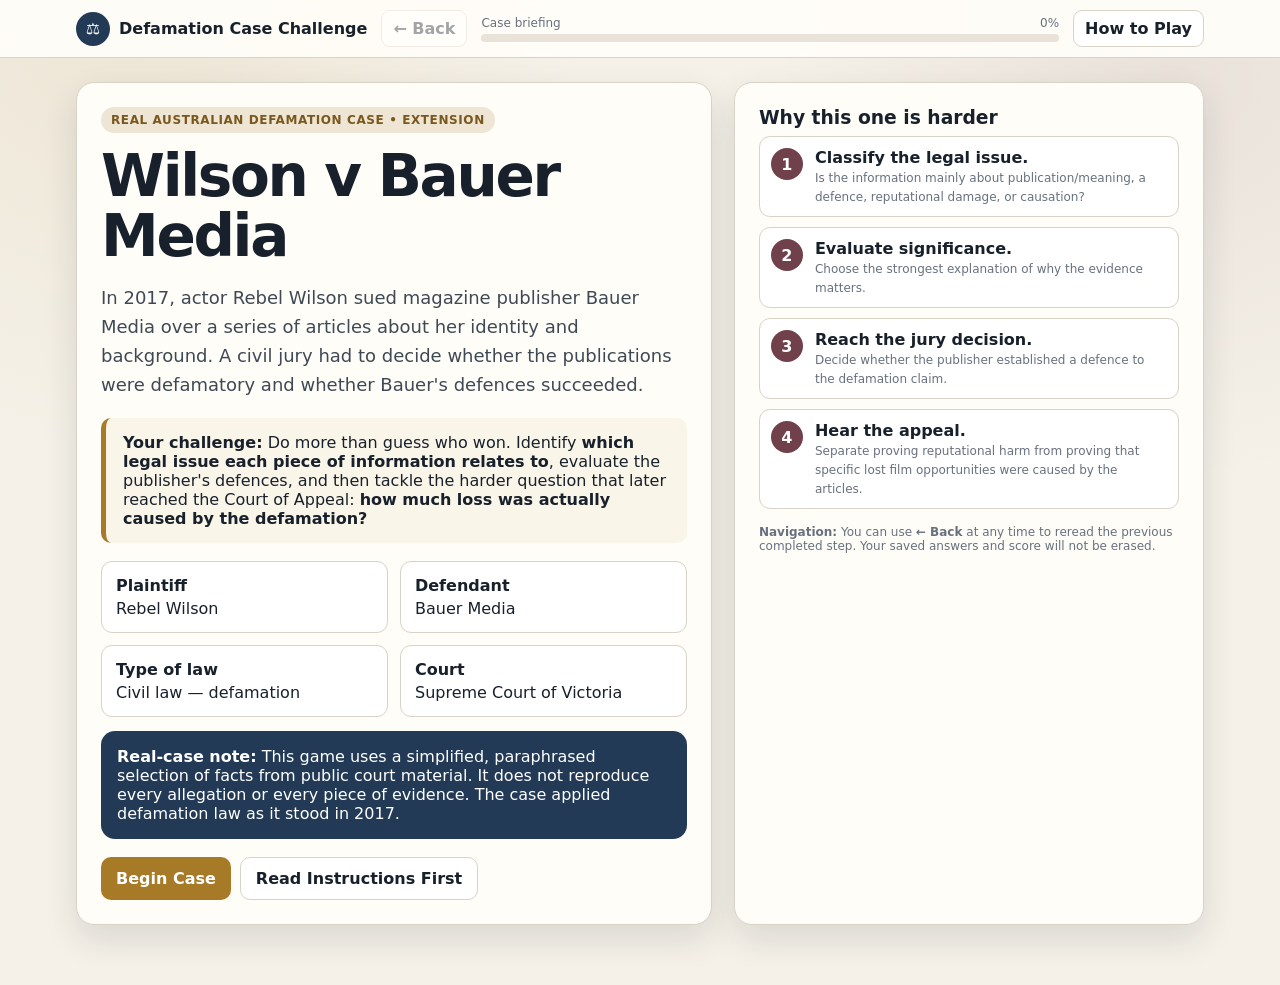
<file: wilson-v-bauer.html>
<!DOCTYPE html>
<html lang="en">
<head>
<meta charset="utf-8">
<meta name="viewport" content="width=device-width,initial-scale=1">
<title>Defamation Case Challenge — Wilson v Bauer Media</title>
<style>
:root{--bg:#f5f1e8;--paper:#fffdf8;--ink:#17202b;--muted:#67717e;--line:#d9d2c7;--navy:#233a56;--gold:#a77a27;--burg:#70404b;--green:#315f52;--shadow:0 14px 34px rgba(23,32,43,.12)}
*{box-sizing:border-box} body{margin:0;font-family:Inter,system-ui,-apple-system,Segoe UI,Roboto,Arial,sans-serif;color:var(--ink);background:radial-gradient(circle at 10% 0%,rgba(167,122,39,.10),transparent 30%),radial-gradient(circle at 92% 8%,rgba(112,64,75,.09),transparent 27%),var(--bg)}
button,input,textarea{font:inherit}.top{position:sticky;top:0;z-index:20;background:rgba(255,253,248,.94);backdrop-filter:blur(10px);border-bottom:1px solid var(--line)}.topin{max-width:1160px;margin:auto;padding:10px 16px;display:flex;gap:14px;align-items:center}.brand{display:flex;gap:9px;align-items:center;font-weight:900;white-space:nowrap}.seal{width:34px;height:34px;border-radius:50%;display:grid;place-items:center;background:var(--navy);color:#fff}.progwrap{flex:1}.plabel{display:flex;justify-content:space-between;font-size:12px;color:var(--muted);margin-bottom:4px}.prog{height:8px;background:#e8e2d8;border-radius:999px;overflow:hidden}.prog>div{height:100%;width:0;background:linear-gradient(90deg,var(--navy),var(--gold));transition:.3s}.navbtn{border:1px solid var(--line);background:white;color:var(--ink);border-radius:9px;padding:8px 11px;font-weight:800;cursor:pointer}.navbtn:disabled{opacity:.4;cursor:not-allowed}
main{max-width:1160px;margin:auto;padding:24px 16px 60px}.screen{display:none}.screen.active{display:block}.card{background:var(--paper);border:1px solid var(--line);border-radius:18px;box-shadow:var(--shadow);padding:24px}.hero{display:grid;grid-template-columns:1.15fr .85fr;gap:22px}.tag{display:inline-block;padding:6px 10px;border-radius:999px;background:#eee5d4;color:#79581d;font-size:12px;font-weight:900;text-transform:uppercase;letter-spacing:.05em}h1{font-size:clamp(34px,5vw,58px);line-height:1.03;margin:14px 0 10px;letter-spacing:-.04em}h2{font-size:30px;margin:0 0 10px}h3{margin:0 0 8px}.lede{font-size:18px;line-height:1.6;color:#3f4955}.brief{border-left:5px solid var(--gold);padding:15px 17px;background:#faf5e9;border-radius:10px;margin:18px 0}.warning{background:var(--navy);color:white;border-radius:14px;padding:16px;margin-top:14px}.grid2{display:grid;grid-template-columns:1fr 1fr;gap:12px}.mini{padding:14px;border:1px solid var(--line);border-radius:11px;background:white}.mini b{display:block;margin-bottom:4px}.btn{border:0;border-radius:10px;padding:11px 15px;background:var(--navy);color:#fff;font-weight:850;cursor:pointer}.btn.gold{background:var(--gold)}.btn.light{background:white;color:var(--ink);border:1px solid var(--line)}.btn:disabled{opacity:.45;cursor:not-allowed}.actions{display:flex;gap:9px;flex-wrap:wrap;margin-top:18px}
.instructions{display:grid;gap:10px}.step{display:grid;grid-template-columns:34px 1fr;gap:10px;align-items:start;padding:11px;border:1px solid var(--line);border-radius:11px;background:white}.num{width:32px;height:32px;border-radius:50%;display:grid;place-items:center;background:var(--burg);color:#fff;font-weight:900}.phase{max-width:920px;margin:auto}.evidence{padding:0;overflow:hidden}.evhead{padding:16px 20px;background:#eee9df;border-bottom:1px solid var(--line);display:flex;justify-content:space-between;gap:10px;align-items:center}.evbody{padding:22px}.doc{border:1px solid #d9d1c4;background:white;border-radius:11px;padding:17px;margin:14px 0;box-shadow:inset 0 0 0 4px #faf8f3}.source{font-size:12px;color:var(--muted)}.question{border-top:1px dashed var(--line);margin-top:18px;padding-top:18px}.choices{display:grid;grid-template-columns:repeat(2,1fr);gap:9px}.choice{padding:13px;border:1px solid var(--line);border-radius:10px;background:white;font-weight:800;cursor:pointer;text-align:left}.choice.selected{border-color:var(--navy);outline:3px solid rgba(35,58,86,.13);background:#f3f6f9}.feedback{display:none;margin-top:13px;padding:13px;border-radius:10px;background:#f1f6f4;border:1px solid #cbdcd6}.feedback.show{display:block}.score{display:inline-block;background:#edf2f5;color:var(--navy);padding:6px 9px;border-radius:999px;font-size:12px;font-weight:900}
.issuegrid{display:grid;grid-template-columns:repeat(4,1fr);gap:8px}.issue{padding:12px 7px;text-align:center;border:1px solid var(--line);background:white;border-radius:10px;cursor:pointer;font-weight:800;font-size:13px}.issue.selected{background:#f7f1e5;border-color:var(--gold)}.reviewbox{background:#f7f4ed;border:1px solid var(--line);padding:14px;border-radius:12px;margin:12px 0}.delib{display:grid;grid-template-columns:1fr 1fr;gap:12px}.verdict{padding:20px;border:2px solid var(--line);border-radius:14px;background:white;text-align:center;cursor:pointer}.verdict.selected{border-color:var(--burg);background:#faf3f5}.picklist{display:grid;gap:8px}.pick{display:flex;gap:9px;align-items:flex-start;padding:10px;border:1px solid var(--line);border-radius:9px;background:white}textarea{width:100%;min-height:105px;border:1px solid var(--line);border-radius:10px;padding:12px;resize:vertical}.twist{background:linear-gradient(135deg,#202b3c,#111827);color:white;border-radius:18px;padding:25px}.stamp{display:inline-block;border:3px solid #e7c987;color:#e7c987;padding:4px 9px;font-weight:950;letter-spacing:.08em;text-transform:uppercase;transform:rotate(-2deg)}.appealchoices{display:grid;gap:9px}.appealchoice{padding:14px;border:1px solid var(--line);border-radius:10px;background:white;cursor:pointer}.appealchoice.selected{border-color:var(--gold);background:#fbf6eb}.outcome{max-width:900px;margin:auto}.outcomehero{text-align:center}.bigscore{font-size:64px;font-weight:950;letter-spacing:-.05em}.tiles{display:grid;grid-template-columns:repeat(3,1fr);gap:10px;margin:16px 0}.tile{background:white;border:1px solid var(--line);border-radius:11px;padding:14px;text-align:center}.tile b{display:block;font-size:25px}.timeline{display:grid;gap:9px;margin-top:15px}.tl{display:grid;grid-template-columns:90px 1fr;gap:10px;padding:11px;border-left:4px solid var(--gold);background:white;border-radius:8px}.small{font-size:12px;color:var(--muted)}.modal{position:fixed;inset:0;z-index:100;background:rgba(15,23,42,.6);display:none;place-items:center;padding:15px}.modal.show{display:grid}.modalcard{max-width:780px;width:100%;max-height:85vh;overflow:auto;background:var(--paper);border-radius:17px;padding:22px;box-shadow:var(--shadow)}
.reviewbar{display:none;max-width:920px;margin:0 auto 14px;background:#edf2f5;border:1px solid #cfd8df;border-radius:12px;padding:11px 13px;align-items:center;justify-content:space-between;gap:12px}.reviewbar.show{display:flex}.reviewactions{display:flex;gap:7px;flex-wrap:wrap}.readonly{font-size:12px;color:var(--muted)}
@media(max-width:850px){.hero{grid-template-columns:1fr}.issuegrid{grid-template-columns:1fr 1fr}}@media(max-width:600px){.grid2,.choices,.delib,.tiles{grid-template-columns:1fr}.brand span{display:none}.topin{gap:8px}.topin .navbtn{padding:7px 8px}.tl{grid-template-columns:1fr}.card{padding:18px}}
@media print{.top,.btn,.modal{display:none!important}body{background:white}.screen{display:none!important}#outcome.screen{display:block!important}.card{box-shadow:none}}
</style>
</head>
<body>
<header class="top"><div class="topin">
  <div class="brand"><div class="seal">⚖</div><span>Defamation Case Challenge</span></div>
  <button id="backBtn" class="navbtn" onclick="goBack()" disabled>← Back</button>
  <div class="progwrap"><div class="plabel"><span id="ptext">Case briefing</span><span id="ppct">0%</span></div><div class="prog"><div id="pbar"></div></div></div>
  <button class="navbtn" onclick="openHelp()">How to Play</button>
</div></header>
<main>
<div id="reviewbar" class="reviewbar"><div><b>Review mode</b><div class="readonly">You are rereading a completed step. Answers are locked, so your score and progress cannot change.</div></div><div class="reviewactions"><button id="reviewBack" class="navbtn" onclick="reviewBackward()">← Earlier</button><button id="reviewForward" class="navbtn" onclick="reviewForwardStep()">Later →</button><button class="btn" onclick="returnCurrent()">Return to current step</button></div></div>
<section id="intro" class="screen active">
<div class="hero">
<div class="card">
<span class="tag">Real Australian defamation case • Extension</span>
<h1>Wilson v Bauer Media</h1>
<p class="lede">In 2017, actor Rebel Wilson sued magazine publisher Bauer Media over a series of articles about her identity and background. A civil jury had to decide whether the publications were defamatory and whether Bauer's defences succeeded.</p>
<div class="brief"><b>Your challenge:</b> Do more than guess who won. Identify <b>which legal issue each piece of information relates to</b>, evaluate the publisher's defences, and then tackle the harder question that later reached the Court of Appeal: <b>how much loss was actually caused by the defamation?</b></div>
<div class="grid2">
<div class="mini"><b>Plaintiff</b>Rebel Wilson</div><div class="mini"><b>Defendant</b>Bauer Media</div>
<div class="mini"><b>Type of law</b>Civil law — defamation</div><div class="mini"><b>Court</b>Supreme Court of Victoria</div>
</div>
<div class="warning"><b>Real-case note:</b> This game uses a simplified, paraphrased selection of facts from public court material. It does not reproduce every allegation or every piece of evidence. The case applied defamation law as it stood in 2017.</div>
<div class="actions"><button class="btn gold" onclick="startGame()">Begin Case</button><button class="btn light" onclick="openHelp()">Read Instructions First</button></div>
</div>
<div class="card">
<h3>Why this one is harder</h3>
<div class="instructions">
<div class="step"><div class="num">1</div><div><b>Classify the legal issue.</b><br><span class="small">Is the information mainly about publication/meaning, a defence, reputational damage, or causation?</span></div></div>
<div class="step"><div class="num">2</div><div><b>Evaluate significance.</b><br><span class="small">Choose the strongest explanation of why the evidence matters.</span></div></div>
<div class="step"><div class="num">3</div><div><b>Reach the jury decision.</b><br><span class="small">Decide whether the publisher established a defence to the defamation claim.</span></div></div>
<div class="step"><div class="num">4</div><div><b>Hear the appeal.</b><br><span class="small">Separate proving reputational harm from proving that specific lost film opportunities were caused by the articles.</span></div></div>
</div>
<p class="small" style="margin-top:16px"><b>Navigation:</b> You can use <b>← Back</b> at any time to reread the previous completed step. Your saved answers and score will not be erased.</p>
</div>
</div>
</section>

<section id="evidence" class="screen phase"><div id="evCard" class="card evidence"></div></section>
<section id="jury" class="screen phase"><div class="card"><span class="tag">Jury deliberation</span><h2>Liability: has Bauer established a defence?</h2><p>The jury's task is not to decide damages. First decide whether the publications were defamatory and whether Bauer's defences succeeded.</p><div class="reviewbox" id="juryReview"></div><div class="delib"><div class="verdict" data-v="wilson" onclick="chooseVerdict(this)"><h3>Wilson succeeds</h3><p>Bauer has not established a defence to the defamatory publications.</p></div><div class="verdict" data-v="bauer" onclick="chooseVerdict(this)"><h3>Bauer succeeds</h3><p>A defence has been established, so Bauer is not liable for defamation.</p></div></div><h3 style="margin-top:18px">Choose the TWO most important considerations</h3><div id="juryPicks" class="picklist"></div><h3 style="margin-top:18px">Explain your decision</h3><textarea id="juryReason" placeholder="Use legal language: defamatory, defence, truth, publication, reputation, evidence..."></textarea><div class="actions"><button class="btn gold" onclick="submitJury()">Lock Jury Decision</button></div></div></section>

<section id="reveal" class="screen phase"><div class="twist"><span class="stamp">Actual 2017 result</span><h2 style="margin-top:18px">The jury found for Rebel Wilson</h2><p>The jury rejected Bauer Media's defences. The trial then moved to a different question: <b>damages</b>.</p><p>The trial judge awarded Wilson a total of <b>$4,567,472</b>, including <b>$650,000 in general damages</b> and about <b>$3.917 million in special damages</b> for lost screen opportunities.</p><p><b>But the case was not over.</b> Bauer appealed the damages award. Your next role is harder: you are now sitting as an appeal panel.</p><div class="actions"><button class="btn gold" onclick="startAppeal()">Hear the Appeal</button></div></div></section>

<section id="appeal" class="screen phase"><div class="card"><span class="tag">Court of Appeal challenge</span><h2>Damage is not the same as causation</h2><p>For this stage, accept that Wilson was defamed. The question is whether the evidence was strong enough to prove that the publications <b>caused particular lost film opportunities and income</b>.</p><div class="brief"><b>Key distinction:</b> Evidence that someone's reputation was harmed may support general damages. A much larger claim for specific financial loss requires a sufficient causal link between the wrongful publication and the claimed loss.</div><div id="appealCard"></div></div></section>

<section id="outcome" class="screen outcome"><div class="card outcomehero"><span class="tag">Case closed</span><h2>Wilson v Bauer Media — Case Report</h2><div class="bigscore"><span id="finalScore">0</span>/100</div><div id="grade" style="font-weight:900;font-size:20px"></div><p id="msg"></p><div class="tiles"><div class="tile"><b id="issueScore">0%</b>Issue spotting</div><div class="tile"><b id="reasonScore">0%</b>Legal reasoning</div><div class="tile"><b id="appealScore">0%</b>Appeal analysis</div></div><div class="brief" style="text-align:left"><b>Actual appeal outcome:</b> The Court of Appeal left the finding of defamation intact but set aside the special-damages award. Wilson's damages were reduced to <b>$600,000</b>. The problem was not whether the articles were defamatory; it was whether the evidence sufficiently proved that the publications caused the particular lost film opportunities claimed.</div><div class="timeline" style="text-align:left"><div class="tl"><b>2017</b><span>Jury finds for Wilson on defamation. Trial judge later awards $4,567,472.</span></div><div class="tl"><b>2018</b><span>Victorian Court of Appeal reduces the award to $600,000, removing the special damages for claimed lost screen opportunities.</span></div><div class="tl"><b>Key lesson</b><span>A plaintiff can prove defamation and reputational harm but still fail to prove that a particular economic loss was caused by the publication.</span></div></div><div class="warning" style="text-align:left"><b>Compare with your first game:</b> In negligence, you weighed whether unsafe conduct caused physical injury. Here, the harder causal question is whether published statements caused reputational and financial loss.</div><div class="actions" style="justify-content:center"><button class="btn gold" onclick="window.print()">Print / Save Report</button><button class="btn light" onclick="location.reload()">Restart</button></div></div></section>
</main>

<div id="help" class="modal" onclick="if(event.target===this)closeHelp()"><div class="modalcard"><div style="display:flex;justify-content:space-between;gap:10px;align-items:center"><h2>How to Play</h2><button class="navbtn" onclick="closeHelp()">Close</button></div><div class="instructions"><div class="step"><div class="num">1</div><div>Read each case file carefully. The wording is simplified from the real case.</div></div><div class="step"><div class="num">2</div><div>First identify the <b>legal issue</b>: publication/meaning, defence, damage, or causation.</div></div><div class="step"><div class="num">3</div><div>Then select the <b>strongest legal explanation</b>. You score for reasoning, not for simply taking Wilson's or Bauer's side.</div></div><div class="step"><div class="num">4</div><div>Use <b>← Back</b> to review earlier completed evidence. Forward progress resumes when you return to the furthest unlocked stage.</div></div><div class="step"><div class="num">5</div><div>At the jury stage, make a decision on liability. At the appeal stage, focus only on <b>causation and damages</b>.</div></div></div><p class="small">This is an educational reconstruction, not legal advice or a complete transcript of Wilson v Bauer Media.</p></div></div>
<script>
const evidence=[
{title:"Case File 1 — The Publications",text:`In 2015, Bauer Media published a series of magazine and online stories about Rebel Wilson. The stories alleged, among other things, that Wilson had misrepresented parts of her age, name and personal background, and portrayed her as dishonest about her life story. Wilson argued that the publications damaged her reputation.`,issue:"publication",reason:"The central question is what the publications conveyed about Wilson and whether those meanings were capable of lowering her reputation.",opts:["The central question is what the publications conveyed about Wilson and whether those meanings were capable of lowering her reputation.","This proves the exact amount of money Wilson lost.","This is mainly evidence about whether the articles caused a later fall in film income."]},
{title:"Case File 2 — Bauer's Truth Defence",text:`Bauer defended the claim by arguing that the challenged meanings were true or substantially true. That meant the jury had to consider whether the publisher had established its truth-based defence, rather than assuming that publication alone automatically created liability.`,issue:"defence",reason:"A truth defence can defeat a defamation claim, so the jury had to evaluate whether Bauer actually proved the relevant allegations.",opts:["A truth defence can defeat a defamation claim, so the jury had to evaluate whether Bauer actually proved the relevant allegations.","A publisher wins any defamation case if it genuinely believed a story was true.","Truth matters only when a judge later calculates damages."]},
{title:"Case File 3 — Reliability of a Source",text:`The trial judge later criticised aspects of Bauer's conduct, including its treatment of a source whose hostility toward Wilson gave reason for caution. The publisher nevertheless repeated the allegations across multiple publications.`,issue:"defence",reason:"The reliability and motivation of a source can affect how persuasive the factual basis for a publisher's defence appears.",opts:["The reliability and motivation of a source can affect how persuasive the factual basis for a publisher's defence appears.","A hostile source is automatically lying and must be ignored.","This evidence proves that every article caused the same amount of financial loss."]},
{title:"Case File 4 — Repetition and Reach",text:`The allegations appeared in multiple magazine and online publications. Wilson argued that repeated publication increased the reputational impact. Bauer also ran defences that included arguments intended to reduce or avoid liability.`,issue:"damage",reason:"The scale and repetition of publication can be relevant to the seriousness and spread of reputational harm, although it does not by itself prove a specific lost contract.",opts:["The scale and repetition of publication can be relevant to the seriousness and spread of reputational harm, although it does not by itself prove a specific lost contract.","More readers automatically means the plaintiff must receive the largest possible damages award.","Repeated publication changes a civil case into a criminal prosecution."]},
{title:"Case File 5 — Career Loss Claim",text:`Wilson argued that the damage to her reputation affected her Hollywood career and that she lost valuable screen opportunities after the articles were published. The trial judge accepted a substantial claim for lost opportunities and income.`,issue:"causation",reason:"The difficult question is whether the publications actually caused the claimed lost opportunities, not merely whether Wilson's income or opportunities later declined.",opts:["The difficult question is whether the publications actually caused the claimed lost opportunities, not merely whether Wilson's income or opportunities later declined.","If income falls after publication, the publication legally caused the loss.","Career evidence is irrelevant in all defamation cases."]},
{title:"Case File 6 — Missing Direct Link",text:`On appeal, an important problem was the lack of sufficiently specific evidence connecting the publications to particular film roles that Wilson did not receive. The appeal court concluded that the causal link required for the very large special-damages claim had not been established.`,issue:"causation",reason:"A large claim for specific economic loss needs evidence connecting the wrongful publication to that loss; timing and general reputational harm may not be enough.",opts:["A large claim for specific economic loss needs evidence connecting the wrongful publication to that loss; timing and general reputational harm may not be enough.","Once defamation is proved, every later financial loss is automatically recoverable.","An appeal court must re-run the entire jury trial from the beginning."]}
];
const labels={publication:"Publication / defamatory meaning",defence:"Defence",damage:"Reputational damage",causation:"Causation / financial loss"};
let idx=0,furthest=0,issueSel=null,reasonSel=null,score=0,issuePts=0,reasonPts=0,appealPts=0,juryVerdict=null,jurySubmitted=false;
let historySteps=[],reviewing=false,reviewIndex=-1,liveSnapshot=null;
function captureView(){const active=document.querySelector('.screen.active');const controls=[...active.querySelectorAll('input,textarea,select')].map(el=>({value:el.value,checked:el.checked}));return{id:active.id,html:active.innerHTML,controls,progress:{w:document.getElementById('pbar').style.width,pct:document.getElementById('ppct').textContent,txt:document.getElementById('ptext').textContent},scroll:window.scrollY,idx:idx}}
function restoreView(snap,readOnly){document.querySelectorAll('.screen').forEach(x=>x.classList.remove('active'));const section=document.getElementById(snap.id);section.innerHTML=snap.html;section.classList.add('active');const controls=[...section.querySelectorAll('input,textarea,select')];controls.forEach((el,n)=>{if(snap.controls[n]){el.value=snap.controls[n].value;el.checked=snap.controls[n].checked}if(readOnly)el.disabled=true});if(readOnly)section.querySelectorAll('button,.verdict,.appealchoice').forEach(b=>{b.style.pointerEvents='none';if('disabled' in b)b.disabled=true});document.getElementById('pbar').style.width=snap.progress.w;document.getElementById('ppct').textContent=snap.progress.pct;document.getElementById('ptext').textContent=snap.progress.txt;idx=snap.idx;window.scrollTo({top:0,behavior:'smooth'})}
function rememberStep(){if(reviewing)return;historySteps.push(captureView());updateBackButton()}
function updateBackButton(){const b=document.getElementById('backBtn');if(!b)return;b.disabled=reviewing?reviewIndex<=0:historySteps.length===0}
function goBack(){if(!historySteps.length&&!reviewing)return;if(!reviewing){liveSnapshot=captureView();reviewing=true;reviewIndex=historySteps.length-1}else if(reviewIndex>0){reviewIndex--}renderReview()}
function reviewBackward(){if(reviewIndex>0){reviewIndex--;renderReview()}}
function reviewForwardStep(){if(reviewIndex<historySteps.length-1){reviewIndex++;renderReview()}else{returnCurrent()}}
function renderReview(){restoreView(historySteps[reviewIndex],true);document.getElementById('reviewbar').classList.add('show');document.getElementById('reviewBack').disabled=reviewIndex<=0;document.getElementById('reviewForward').textContent=reviewIndex===historySteps.length-1?'Return to current →':'Later →';updateBackButton()}
function returnCurrent(){if(!reviewing||!liveSnapshot)return;reviewing=false;restoreView(liveSnapshot,false);liveSnapshot=null;reviewIndex=-1;document.getElementById('reviewbar').classList.remove('show');syncLiveSelections();updateBackButton()}
function syncLiveSelections(){const active=document.querySelector('.screen.active');if(active.id==='evidence'){const iss=active.querySelector('.issue.selected');issueSel=iss?iss.dataset.k:null;const rs=[...active.querySelectorAll('.choice')];reasonSel=rs.findIndex(x=>x.classList.contains('selected'));if(reasonSel<0)reasonSel=null}else if(active.id==='jury'){const v=active.querySelector('.verdict.selected');juryVerdict=v?v.dataset.v:juryVerdict}else if(active.id==='appeal'){const ar=[...active.querySelectorAll('.appealchoice')].findIndex(x=>x.classList.contains('selected'));window.appealReason=ar>=0?ar:window.appealReason;const av=active.querySelector('[data-a].selected');window.appealV=av?av.dataset.a:window.appealV}}
function show(id,pct,text){document.querySelectorAll('.screen').forEach(s=>s.classList.remove('active'));document.getElementById(id).classList.add('active');document.getElementById('pbar').style.width=pct+'%';document.getElementById('ppct').textContent=pct+'%';document.getElementById('ptext').textContent=text;document.getElementById('reviewbar').classList.remove('show');updateBackButton();window.scrollTo({top:0,behavior:'smooth'})}
function startGame(){rememberStep();idx=0;furthest=0;renderEvidence();show('evidence',10,'Evidence analysis')}
function renderEvidence(){issueSel=null;reasonSel=null;const e=evidence[idx];document.getElementById('evCard').innerHTML=`<div class="evhead"><div><div class="source">REAL-CASE SUMMARY</div><h3>${e.title}</h3></div><span class="score">${idx+1} / ${evidence.length}</span></div><div class="evbody"><div class="doc">${e.text}</div><div class="question"><h3>1. What is the MAIN legal issue?</h3><div class="issuegrid">${Object.entries(labels).map(([k,v])=>`<button class="issue" data-k="${k}" onclick="pickIssue(this)">${v}</button>`).join('')}</div><h3 style="margin-top:18px">2. Which explanation is legally strongest?</h3><div class="choices">${e.opts.map((o,i)=>`<button class="choice" onclick="pickReason(this,${i})">${o}</button>`).join('')}</div><div id="fb" class="feedback"></div><div class="actions"><button id="lock" class="btn gold" onclick="lockEvidence()">Lock Analysis</button></div></div></div>`}
function pickIssue(el){document.querySelectorAll('.issue').forEach(x=>x.classList.remove('selected'));el.classList.add('selected');issueSel=el.dataset.k}
function pickReason(el,i){document.querySelectorAll('.choice').forEach(x=>x.classList.remove('selected'));el.classList.add('selected');reasonSel=i}
function lockEvidence(){if(issueSel===null||reasonSel===null){alert('Choose the legal issue and the strongest explanation first.');return}const e=evidence[idx];let g=0;if(issueSel===e.issue){g+=2;issuePts+=2}if(reasonSel===0){g+=3;reasonPts+=3}score+=g;furthest=Math.max(furthest,idx+1);const fb=document.getElementById('fb');fb.classList.add('show');fb.innerHTML=`<b>Filed: ${g}/5 points.</b><br>${e.reason}`;document.getElementById('lock').disabled=true;setTimeout(()=>{rememberStep();if(idx<evidence.length-1){idx++;renderEvidence();show('evidence',10+idx*9,'Evidence analysis')}else{prepareJury();show('jury',68,'Jury deliberation')}},650)}
function prepareJury(){document.getElementById('juryReview').innerHTML=`<b>Your task:</b> Separate liability from damages. At this point, ask whether Bauer established a defence to the defamatory publications. Do not yet decide how much compensation should be paid.`;const p=["The publications portrayed Wilson as dishonest about parts of her identity/background.","Bauer relied on truth-based and other defences.","The jury had to evaluate the strength of the factual basis for those defences.","The scale of publication may affect reputational harm.","Specific lost film opportunities are mainly a damages/causation issue, not the first liability question."];document.getElementById('juryPicks').innerHTML=p.map((x,i)=>`<label class="pick"><input type="checkbox" value="${i}" onchange="limit2(this)"><span>${x}</span></label>`).join('')}
function chooseVerdict(el){document.querySelectorAll('.verdict').forEach(x=>x.classList.remove('selected'));el.classList.add('selected');juryVerdict=el.dataset.v}
function limit2(el){let c=[...document.querySelectorAll('#juryPicks input:checked')];if(c.length>2){el.checked=false;alert('Choose only TWO.') }}
function submitJury(){let c=[...document.querySelectorAll('#juryPicks input:checked')],r=document.getElementById('juryReason').value.trim();if(!juryVerdict||c.length!==2||r.length<35){alert('Choose a verdict, exactly two considerations, and write at least one developed sentence.');return}if(!jurySubmitted){let low=r.toLowerCase(),p=0;if(low.includes('defence')||low.includes('truth'))p+=4;if(low.includes('evidence')||low.includes('source')||low.includes('publication'))p+=3;if(low.includes('defamatory')||low.includes('reputation'))p+=2;if(low.includes('however')||low.includes('although')||low.includes('but'))p+=2;reasonPts+=p;score+=p;jurySubmitted=true}rememberStep();show('reveal',74,'Actual jury result')}
function startAppeal(){rememberStep();renderAppeal();show('appeal',82,'Appeal analysis')}
function renderAppeal(){document.getElementById('appealCard').innerHTML=`<h3>Appeal File</h3><div class="doc"><b>Accepted:</b> Wilson was defamed. The appeal did not undo the jury's finding on liability.<br><br><b>Disputed:</b> Was there enough evidence to connect the publications to the particular lost screen opportunities used to justify almost $4 million in special damages?</div><div class="question"><h3>Which reasoning is strongest?</h3><div class="appealchoices"><div class="appealchoice" onclick="appealPick(this,0)"><b>A.</b> Because the jury found defamation, all later reductions in Wilson's film income should automatically be treated as caused by Bauer.</div><div class="appealchoice" onclick="appealPick(this,1)"><b>B.</b> Wilson could suffer genuine reputational harm while still lacking sufficient evidence that particular film opportunities were lost because of the publications.</div><div class="appealchoice" onclick="appealPick(this,2)"><b>C.</b> The Court of Appeal should ignore damages because only a jury can make decisions in a civil case.</div></div><div id="afb" class="feedback"></div><h3 style="margin-top:18px">Final appeal judgement</h3><div class="delib"><div class="verdict" data-a="keep" onclick="appealVerdict(this)"><b>Keep the full $4.567m award</b><br><span class="small">The causal evidence was sufficient.</span></div><div class="verdict" data-a="reduce" onclick="appealVerdict(this)"><b>Reduce the award</b><br><span class="small">The special financial loss was not sufficiently proved.</span></div></div><div class="actions"><button id="appealBtn" class="btn gold" onclick="submitAppeal()" disabled>Deliver Appeal Decision</button></div></div>`;window.appealReason=null;window.appealV=null}
function appealPick(el,i){document.querySelectorAll('.appealchoice').forEach(x=>x.classList.remove('selected'));el.classList.add('selected');window.appealReason=i;const f=document.getElementById('afb');f.classList.add('show');if(i===1)f.innerHTML='<b>Strong reasoning.</b> Proving reputational harm and proving a specific economic loss are related but distinct questions.';else f.innerHTML='<b>Reconsider.</b> A finding of defamation does not automatically prove that every later financial loss was caused by the publications.';checkAppeal()}
function appealVerdict(el){document.querySelectorAll('[data-a]').forEach(x=>x.classList.remove('selected'));el.classList.add('selected');window.appealV=el.dataset.a;checkAppeal()}
function checkAppeal(){document.getElementById('appealBtn').disabled=(window.appealReason===null||!window.appealV)}
function submitAppeal(){if(window.appealReason===1){appealPts+=6;score+=6}if(window.appealV==='reduce'){appealPts+=6;score+=6}rememberStep();showOutcome()}
function showOutcome(){const max=53;const final=Math.min(100,Math.round(score/max*100));document.getElementById('finalScore').textContent=final;document.getElementById('issueScore').textContent=Math.round(issuePts/12*100)+'%';document.getElementById('reasonScore').textContent=Math.min(100,Math.round(reasonPts/29*100))+'%';document.getElementById('appealScore').textContent=Math.round(appealPts/12*100)+'%';let g,m;if(final>=85){g='Senior Case Analyst';m='You separated liability, defences, damages and causation with strong precision.'}else if(final>=70){g='Strong Legal Analyst';m='You handled the real case well and generally identified why each fact mattered.'}else if(final>=55){g='Developing Case Analyst';m='You understood the case, but review the difference between reputational harm and proving a specific financial loss.'}else{g='Case Review Recommended';m='Revisit the legal issue categories before comparing your reasoning with the actual outcome.'}document.getElementById('grade').textContent=g;document.getElementById('msg').textContent=m;show('outcome',100,'Case complete')}
function openHelp(){document.getElementById('help').classList.add('show')}function closeHelp(){document.getElementById('help').classList.remove('show')}
</script>
</body>
</html>
</file>
